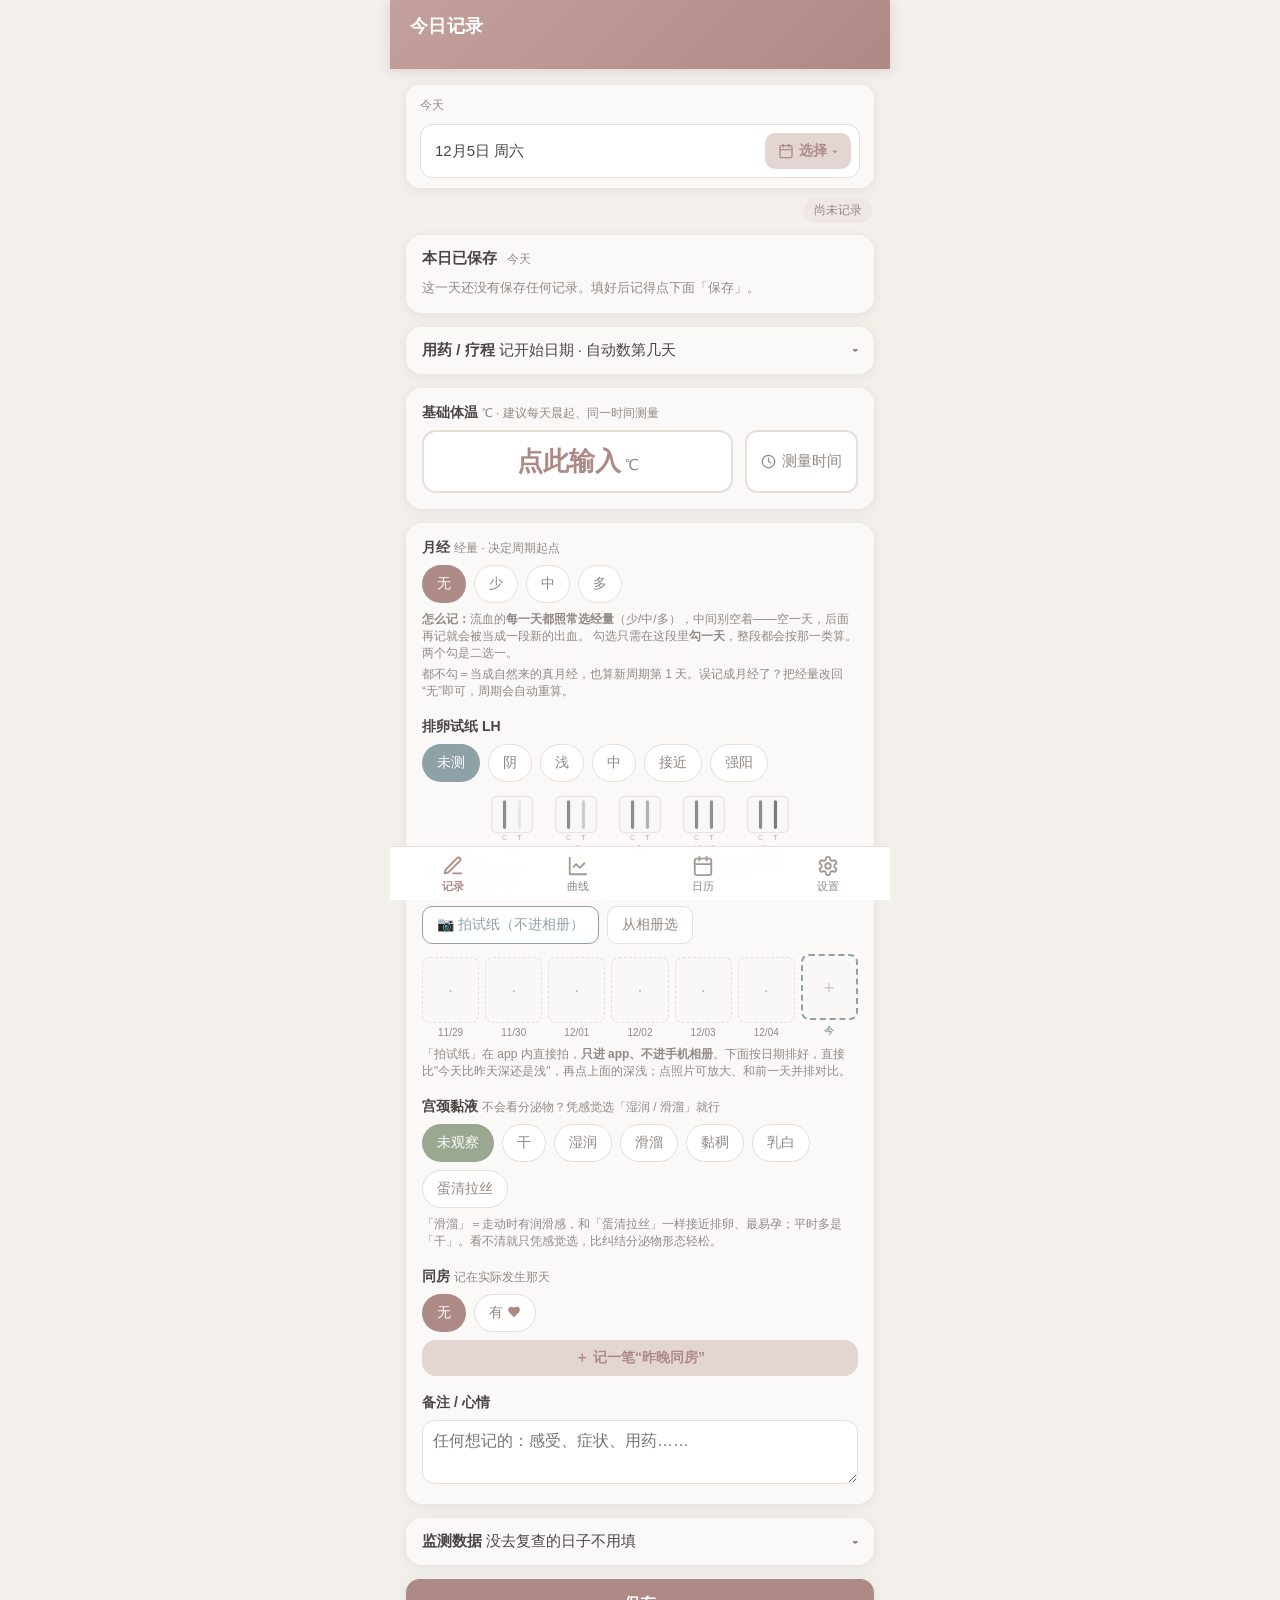
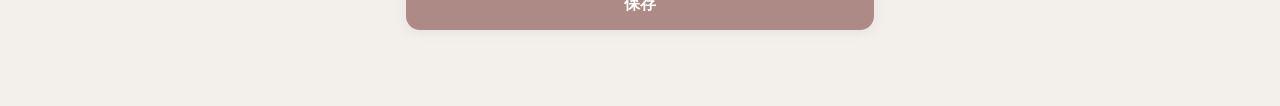
<file: index.html>
<!DOCTYPE html>
<html lang="zh-CN">
<head>
  <meta charset="UTF-8" />
  <meta name="viewport" content="width=device-width, initial-scale=1, viewport-fit=cover, maximum-scale=1, user-scalable=no" />
  <meta name="theme-color" content="#e7889b" />
  <meta name="apple-mobile-web-app-capable" content="yes" />
  <meta name="apple-mobile-web-app-status-bar-style" content="default" />
  <meta name="apple-mobile-web-app-title" content="体温计" />
  <link rel="apple-touch-icon" href="icons/icon-180.png" />
  <link rel="manifest" href="manifest.json" />
  <title>体温计</title>
  <link rel="stylesheet" href="app.css" />
</head>
<body>
  <header class="app-header">
    <h1 id="view-title">今日记录</h1>
    <div id="header-sub" class="header-sub"></div>
  </header>

  <main id="app" class="app-main"><!-- 各页面渲染到这里 --></main>

  <nav class="tabbar">
    <button class="tab" data-view="record"><span class="tab-ico" data-icon="pencil"></span><span>记录</span></button>
    <button class="tab" data-view="chart"><span class="tab-ico" data-icon="chart"></span><span>曲线</span></button>
    <button class="tab" data-view="calendar"><span class="tab-ico" data-icon="calendar"></span><span>日历</span></button>
    <button class="tab" data-view="settings"><span class="tab-ico" data-icon="settings"></span><span>设置</span></button>
  </nav>

  <script src="js/store.js"></script>
  <script src="js/cycle.js"></script>
  <script src="js/icons.js"></script>
  <script src="js/chart.js"></script>
  <script src="js/views.js"></script>
  <script src="js/app.js"></script>
</body>
</html>
</file>
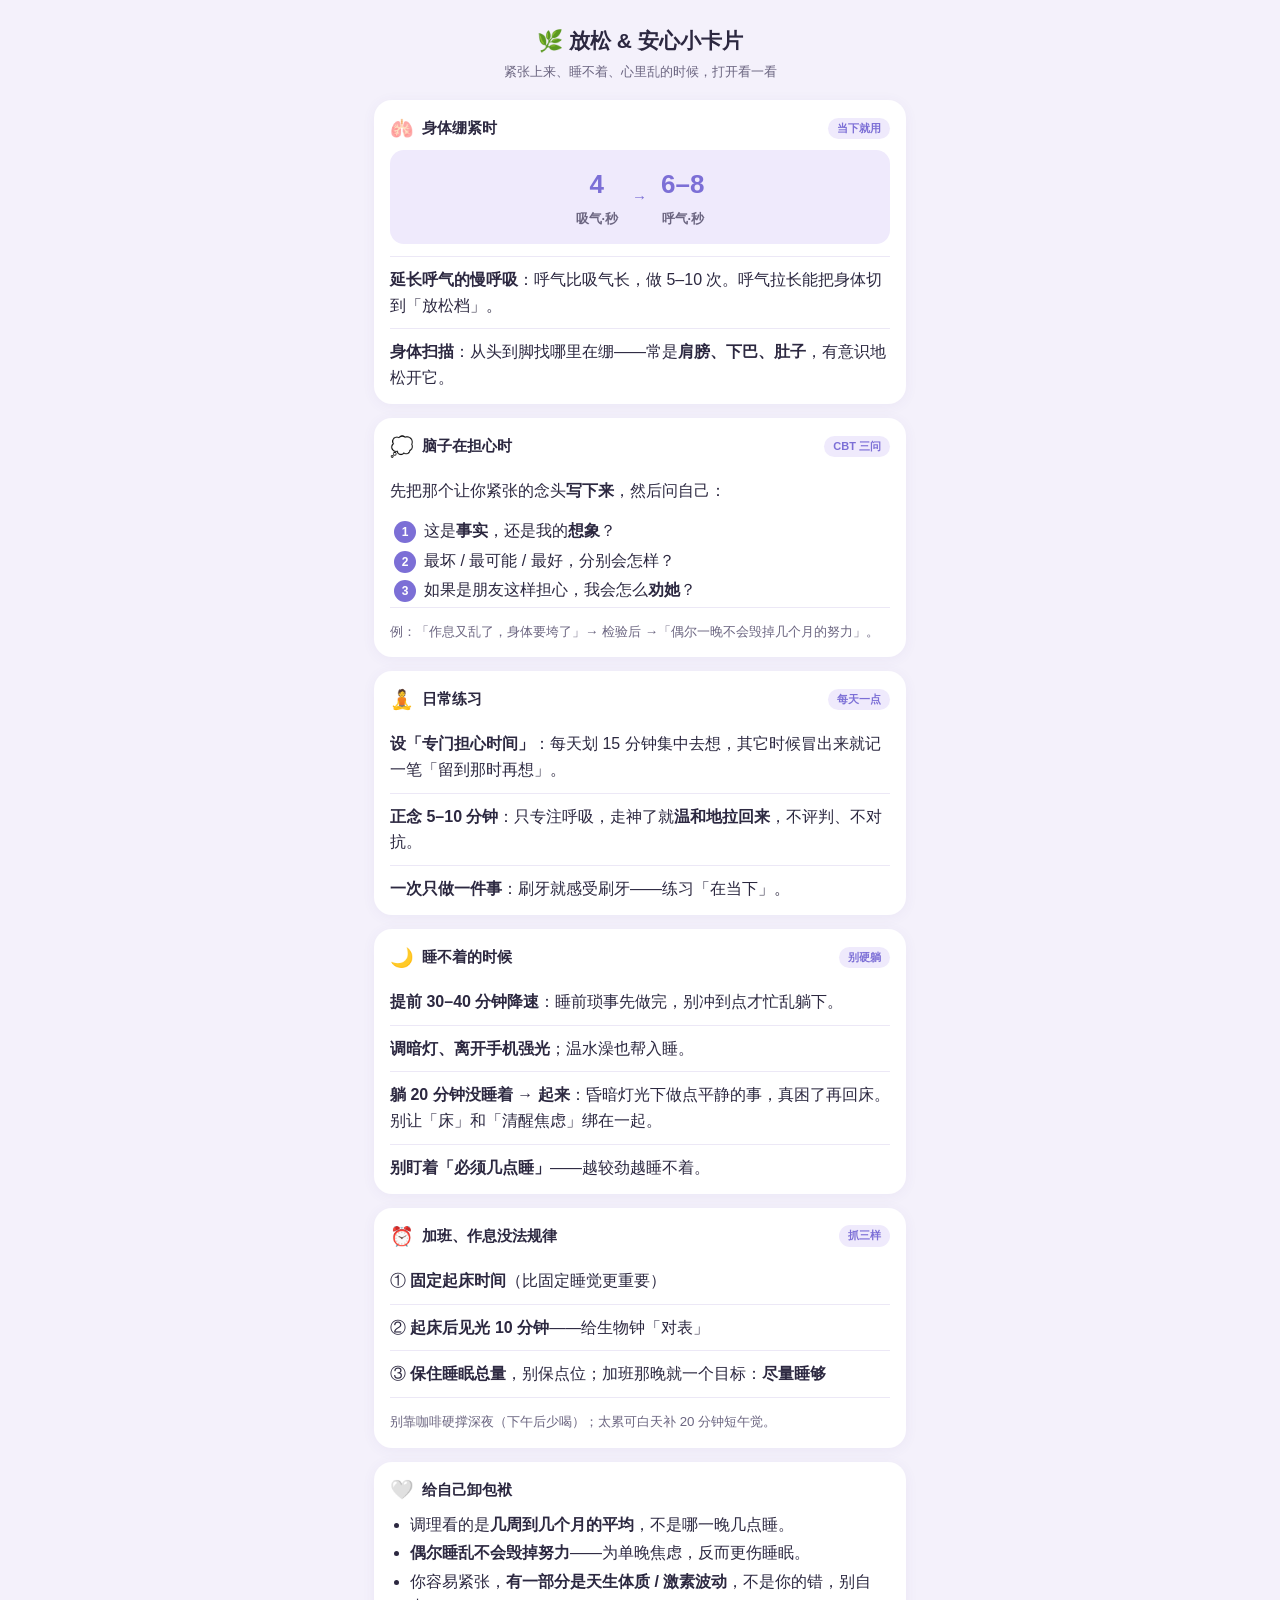
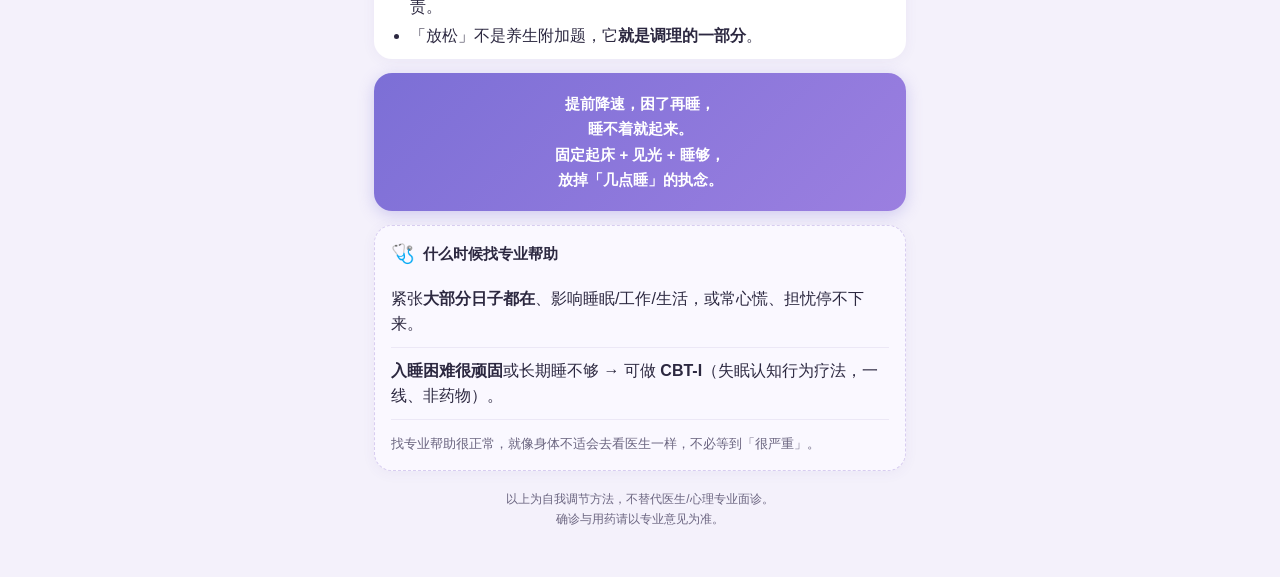
<file: 放松卡片.html>
<!DOCTYPE html>
<html lang="zh-CN">
<head>
<meta charset="UTF-8">
<meta name="viewport" content="width=device-width, initial-scale=1.0">
<meta name="theme-color" content="#7c6fd6">
<title>放松 & 安心小卡片</title>
<style>
  :root{
    --bg:#f4f1fb; --card:#ffffff; --ink:#2c2840; --soft:#6b6580;
    --accent:#7c6fd6; --accent-soft:#efeafc; --line:#ece8f6;
    --warm:#e8917c; --green:#5fb39a;
  }
  *{box-sizing:border-box;-webkit-tap-highlight-color:transparent}
  body{
    margin:0;font-family:-apple-system,BlinkMacSystemFont,"PingFang SC","Microsoft YaHei",sans-serif;
    background:var(--bg);color:var(--ink);line-height:1.6;
    padding:18px 14px 48px;max-width:560px;margin:0 auto;
  }
  header{text-align:center;margin:6px 0 18px}
  header h1{font-size:21px;margin:0 0 4px;font-weight:700}
  header p{margin:0;color:var(--soft);font-size:13px}
  .card{
    background:var(--card);border-radius:18px;padding:16px 16px 4px;
    margin-bottom:14px;box-shadow:0 2px 14px rgba(90,70,160,.06);
  }
  .card>h2{
    font-size:15px;margin:0 0 10px;display:flex;align-items:center;gap:8px;font-weight:700;
  }
  .emoji{font-size:19px;line-height:1}
  .tag{font-size:11px;color:var(--accent);background:var(--accent-soft);
    padding:2px 9px;border-radius:20px;margin-left:auto;font-weight:600;white-space:nowrap}
  .step{padding:10px 0;border-top:1px solid var(--line)}
  .step:first-of-type{border-top:none}
  .step b{font-weight:700}
  .big{
    display:flex;align-items:center;justify-content:center;gap:14px;
    background:var(--accent-soft);border-radius:14px;padding:14px;margin:6px 0 12px;
    font-weight:700;font-size:15px;text-align:center;flex-wrap:wrap
  }
  .big .num{font-size:26px;color:var(--accent)}
  .arrow{color:var(--accent);font-weight:700}
  .q{margin:4px 0;padding-left:4px}
  .q .n{display:inline-block;width:22px;height:22px;line-height:22px;text-align:center;
    background:var(--accent);color:#fff;border-radius:50%;font-size:12px;font-weight:700;margin-right:8px}
  small{color:var(--soft)}
  .mantra{
    background:linear-gradient(135deg,#7c6fd6,#9b7fe0);color:#fff;text-align:center;
    border-radius:18px;padding:18px 16px;font-size:15px;font-weight:600;line-height:1.7;
    box-shadow:0 4px 16px rgba(124,111,214,.3)
  }
  .help{border:1.5px dashed #d8cdf0;background:#faf8ff}
  .foot{text-align:center;color:var(--soft);font-size:12px;margin-top:18px;line-height:1.7}
  ul{margin:6px 0;padding-left:20px}
  li{margin:3px 0}
</style>
</head>
<body>

<header>
  <h1>🌿 放松 &amp; 安心小卡片</h1>
  <p>紧张上来、睡不着、心里乱的时候，打开看一看</p>
</header>

<!-- 1 身体放松 -->
<div class="card">
  <h2><span class="emoji">🫁</span>身体绷紧时<span class="tag">当下就用</span></h2>
  <div class="big">
    <span><span class="num">4</span><br><small>吸气·秒</small></span>
    <span class="arrow">→</span>
    <span><span class="num">6–8</span><br><small>呼气·秒</small></span>
  </div>
  <div class="step"><b>延长呼气的慢呼吸</b>：呼气比吸气长，做 5–10 次。呼气拉长能把身体切到「放松档」。</div>
  <div class="step"><b>身体扫描</b>：从头到脚找哪里在绷——常是<b>肩膀、下巴、肚子</b>，有意识地松开它。</div>
</div>

<!-- 2 CBT 想法三问 -->
<div class="card">
  <h2><span class="emoji">💭</span>脑子在担心时<span class="tag">CBT 三问</span></h2>
  <div class="step">先把那个让你紧张的念头<b>写下来</b>，然后问自己：</div>
  <div class="q"><span class="n">1</span>这是<b>事实</b>，还是我的<b>想象</b>？</div>
  <div class="q"><span class="n">2</span>最坏 / 最可能 / 最好，分别会怎样？</div>
  <div class="q"><span class="n">3</span>如果是朋友这样担心，我会怎么<b>劝她</b>？</div>
  <div class="step"><small>例：「作息又乱了，身体要垮了」→ 检验后 →「偶尔一晚不会毁掉几个月的努力」。</small></div>
</div>

<!-- 3 担心时间 + 正念 -->
<div class="card">
  <h2><span class="emoji">🧘</span>日常练习<span class="tag">每天一点</span></h2>
  <div class="step"><b>设「专门担心时间」</b>：每天划 15 分钟集中去想，其它时候冒出来就记一笔「留到那时再想」。</div>
  <div class="step"><b>正念 5–10 分钟</b>：只专注呼吸，走神了就<b>温和地拉回来</b>，不评判、不对抗。</div>
  <div class="step"><b>一次只做一件事</b>：刷牙就感受刷牙——练习「在当下」。</div>
</div>

<!-- 4 睡不着 -->
<div class="card">
  <h2><span class="emoji">🌙</span>睡不着的时候<span class="tag">别硬躺</span></h2>
  <div class="step"><b>提前 30–40 分钟降速</b>：睡前琐事先做完，别冲到点才忙乱躺下。</div>
  <div class="step"><b>调暗灯、离开手机强光</b>；温水澡也帮入睡。</div>
  <div class="step"><b>躺 20 分钟没睡着 → 起来</b>：昏暗灯光下做点平静的事，真困了再回床。别让「床」和「清醒焦虑」绑在一起。</div>
  <div class="step"><b>别盯着「必须几点睡」</b>——越较劲越睡不着。</div>
</div>

<!-- 5 作息乱/加班 -->
<div class="card">
  <h2><span class="emoji">⏰</span>加班、作息没法规律<span class="tag">抓三样</span></h2>
  <div class="step">① <b>固定起床时间</b>（比固定睡觉更重要）</div>
  <div class="step">② <b>起床后见光 10 分钟</b>——给生物钟「对表」</div>
  <div class="step">③ <b>保住睡眠总量</b>，别保点位；加班那晚就一个目标：<b>尽量睡够</b></div>
  <div class="step"><small>别靠咖啡硬撑深夜（下午后少喝）；太累可白天补 20 分钟短午觉。</small></div>
</div>

<!-- 6 心态 -->
<div class="card">
  <h2><span class="emoji">🤍</span>给自己卸包袱</h2>
  <ul>
    <li>调理看的是<b>几周到几个月的平均</b>，不是哪一晚几点睡。</li>
    <li><b>偶尔睡乱不会毁掉努力</b>——为单晚焦虑，反而更伤睡眠。</li>
    <li>你容易紧张，<b>有一部分是天生体质 / 激素波动</b>，不是你的错，别自责。</li>
    <li>「放松」不是养生附加题，它<b>就是调理的一部分</b>。</li>
  </ul>
</div>

<!-- mantra -->
<div class="mantra">
  提前降速，困了再睡，<br>睡不着就起来。<br>
  固定起床 + 见光 + 睡够，<br>放掉「几点睡」的执念。
</div>

<!-- help -->
<div class="card help" style="margin-top:14px">
  <h2><span class="emoji">🩺</span>什么时候找专业帮助</h2>
  <div class="step">紧张<b>大部分日子都在</b>、影响睡眠/工作/生活，或常心慌、担忧停不下来。</div>
  <div class="step"><b>入睡困难很顽固</b>或长期睡不够 → 可做 <b>CBT-I</b>（失眠认知行为疗法，一线、非药物）。</div>
  <div class="step"><small>找专业帮助很正常，就像身体不适会去看医生一样，不必等到「很严重」。</small></div>
</div>

<div class="foot">
  以上为自我调节方法，不替代医生/心理专业面诊。<br>
  确诊与用药请以专业意见为准。
</div>

</body>
</html>
</file>
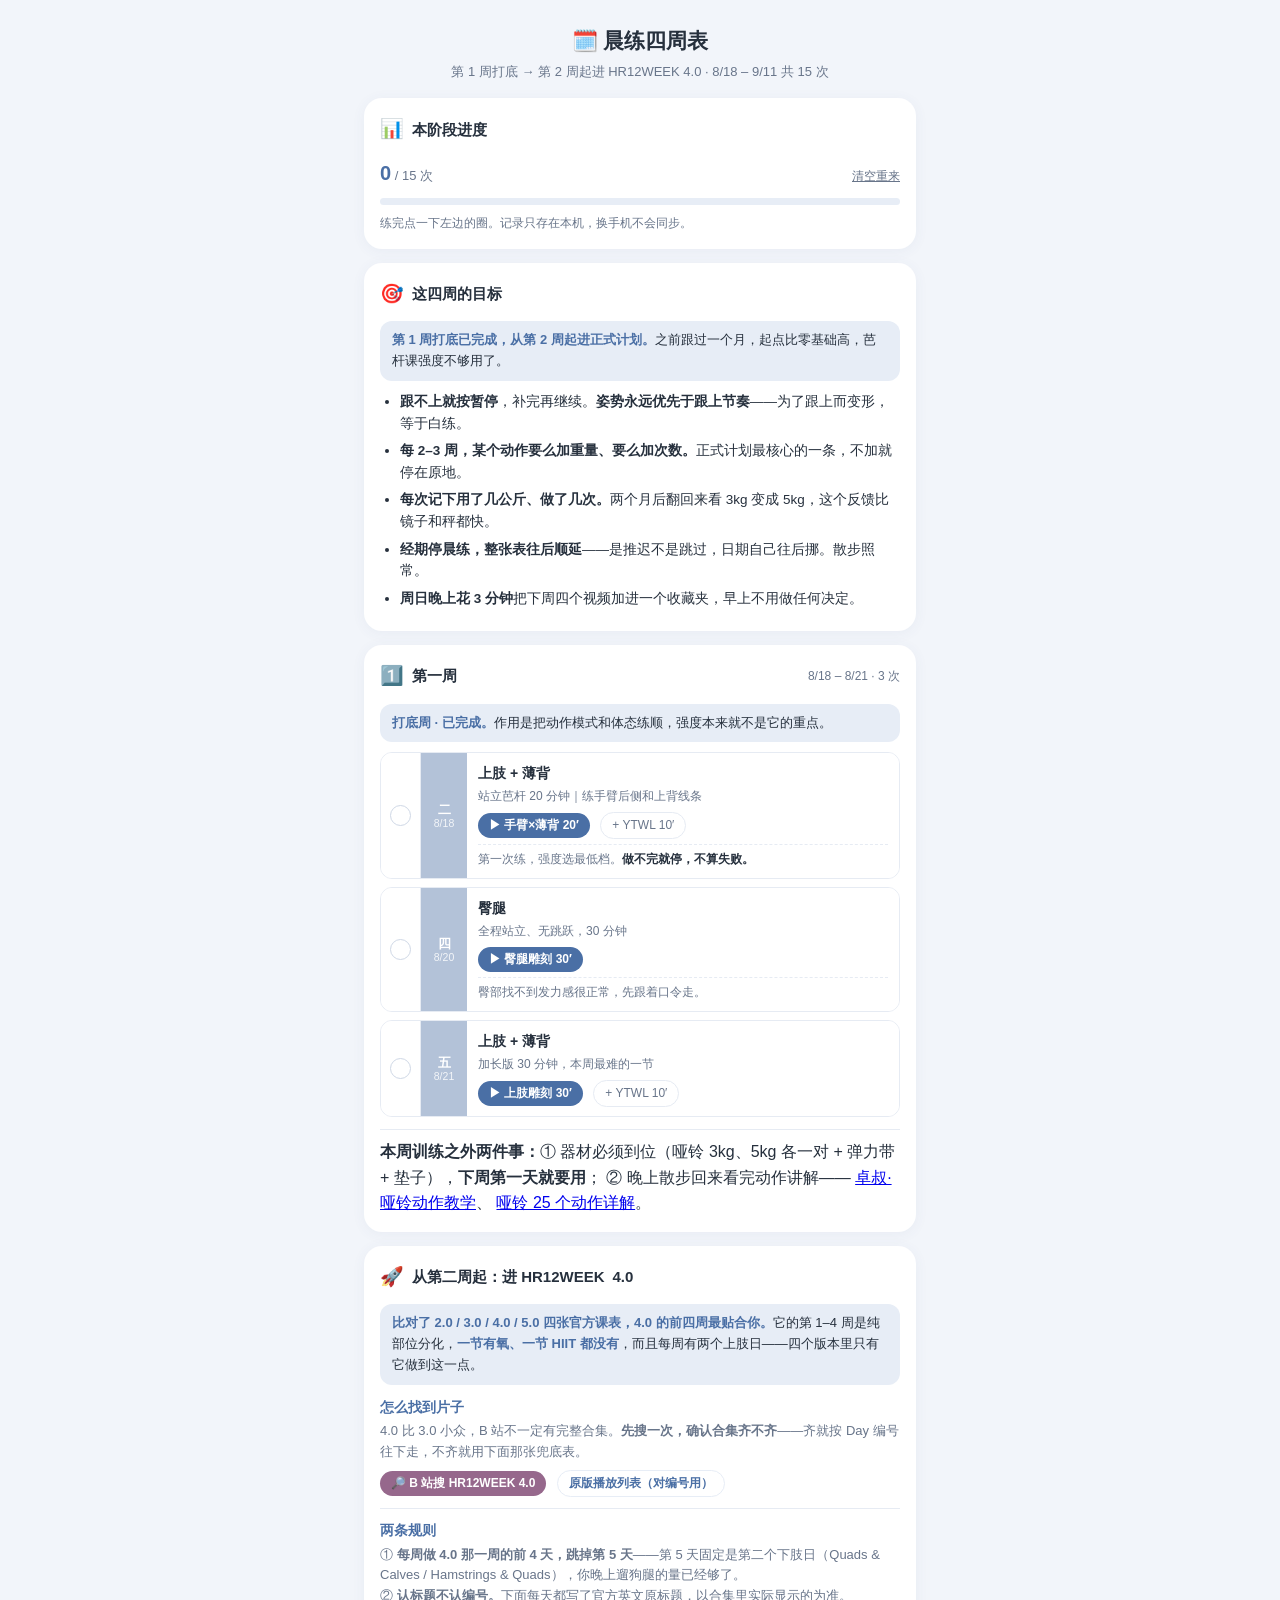
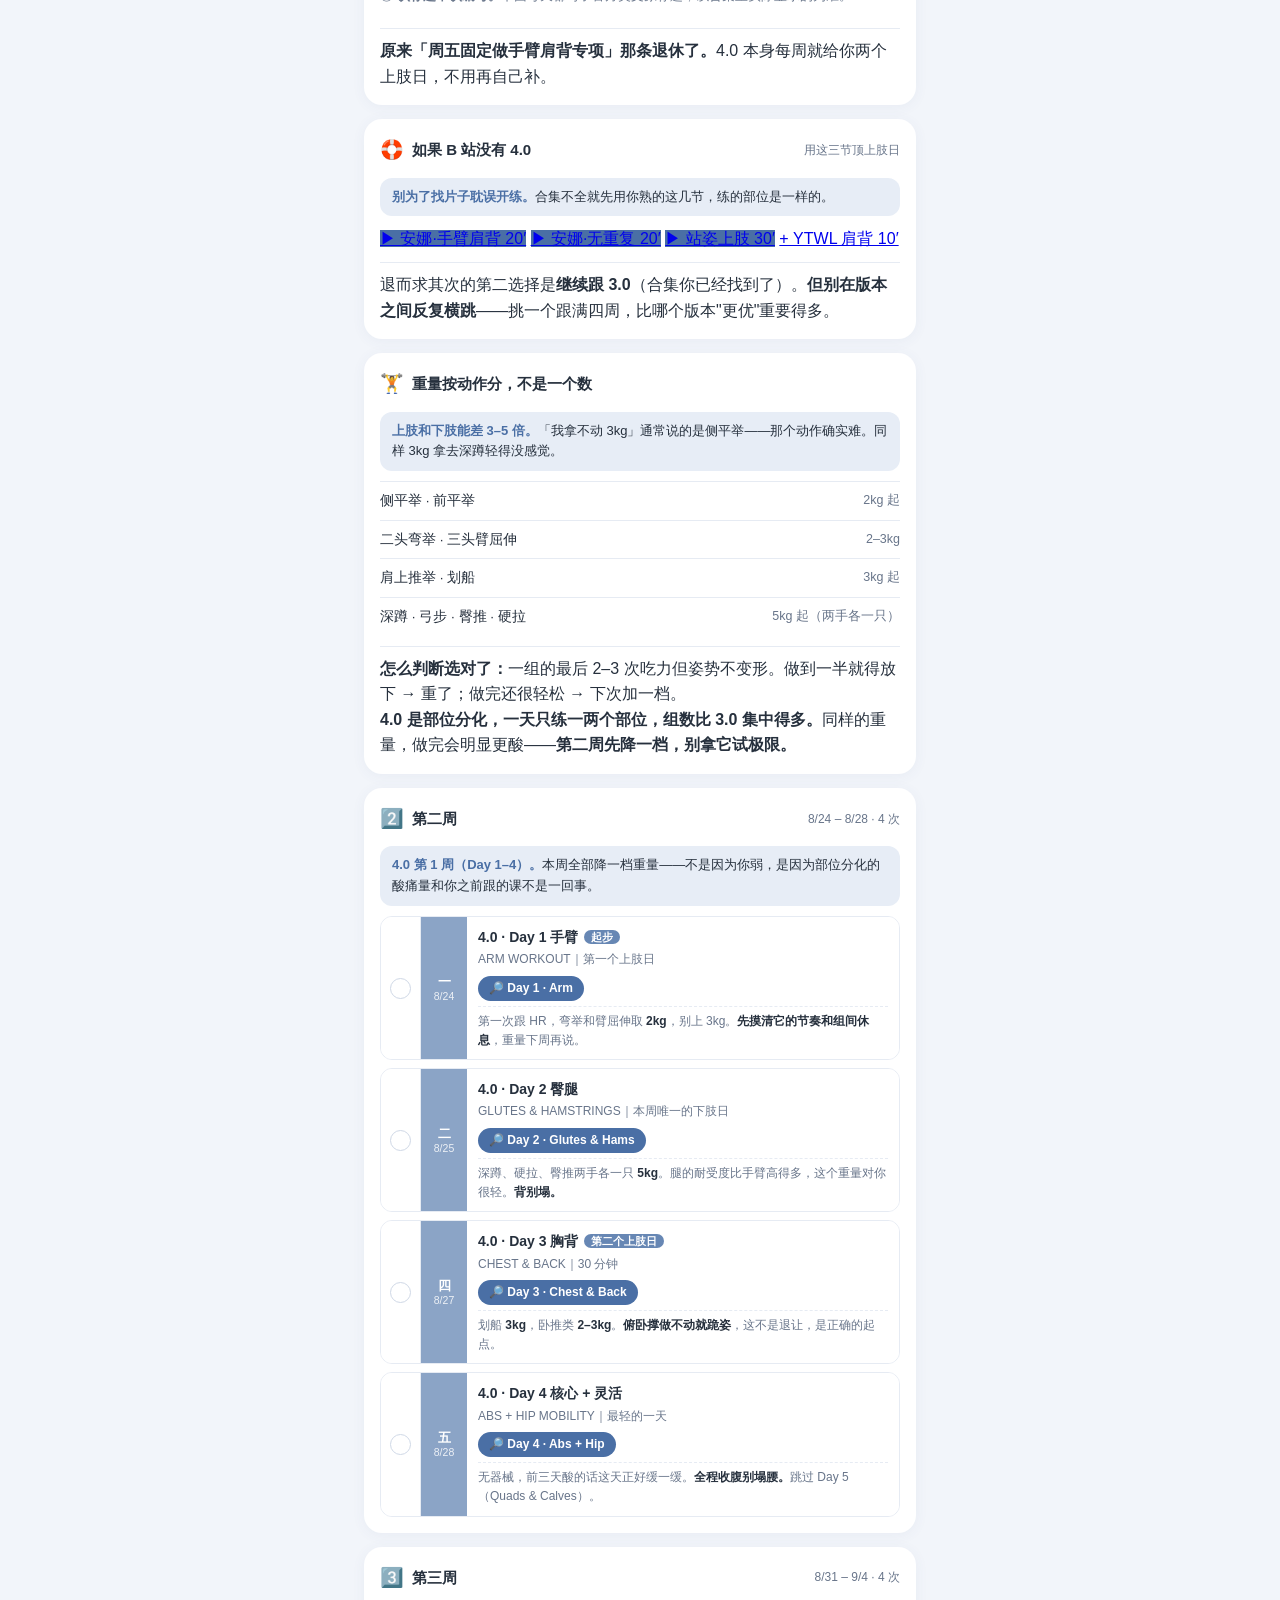
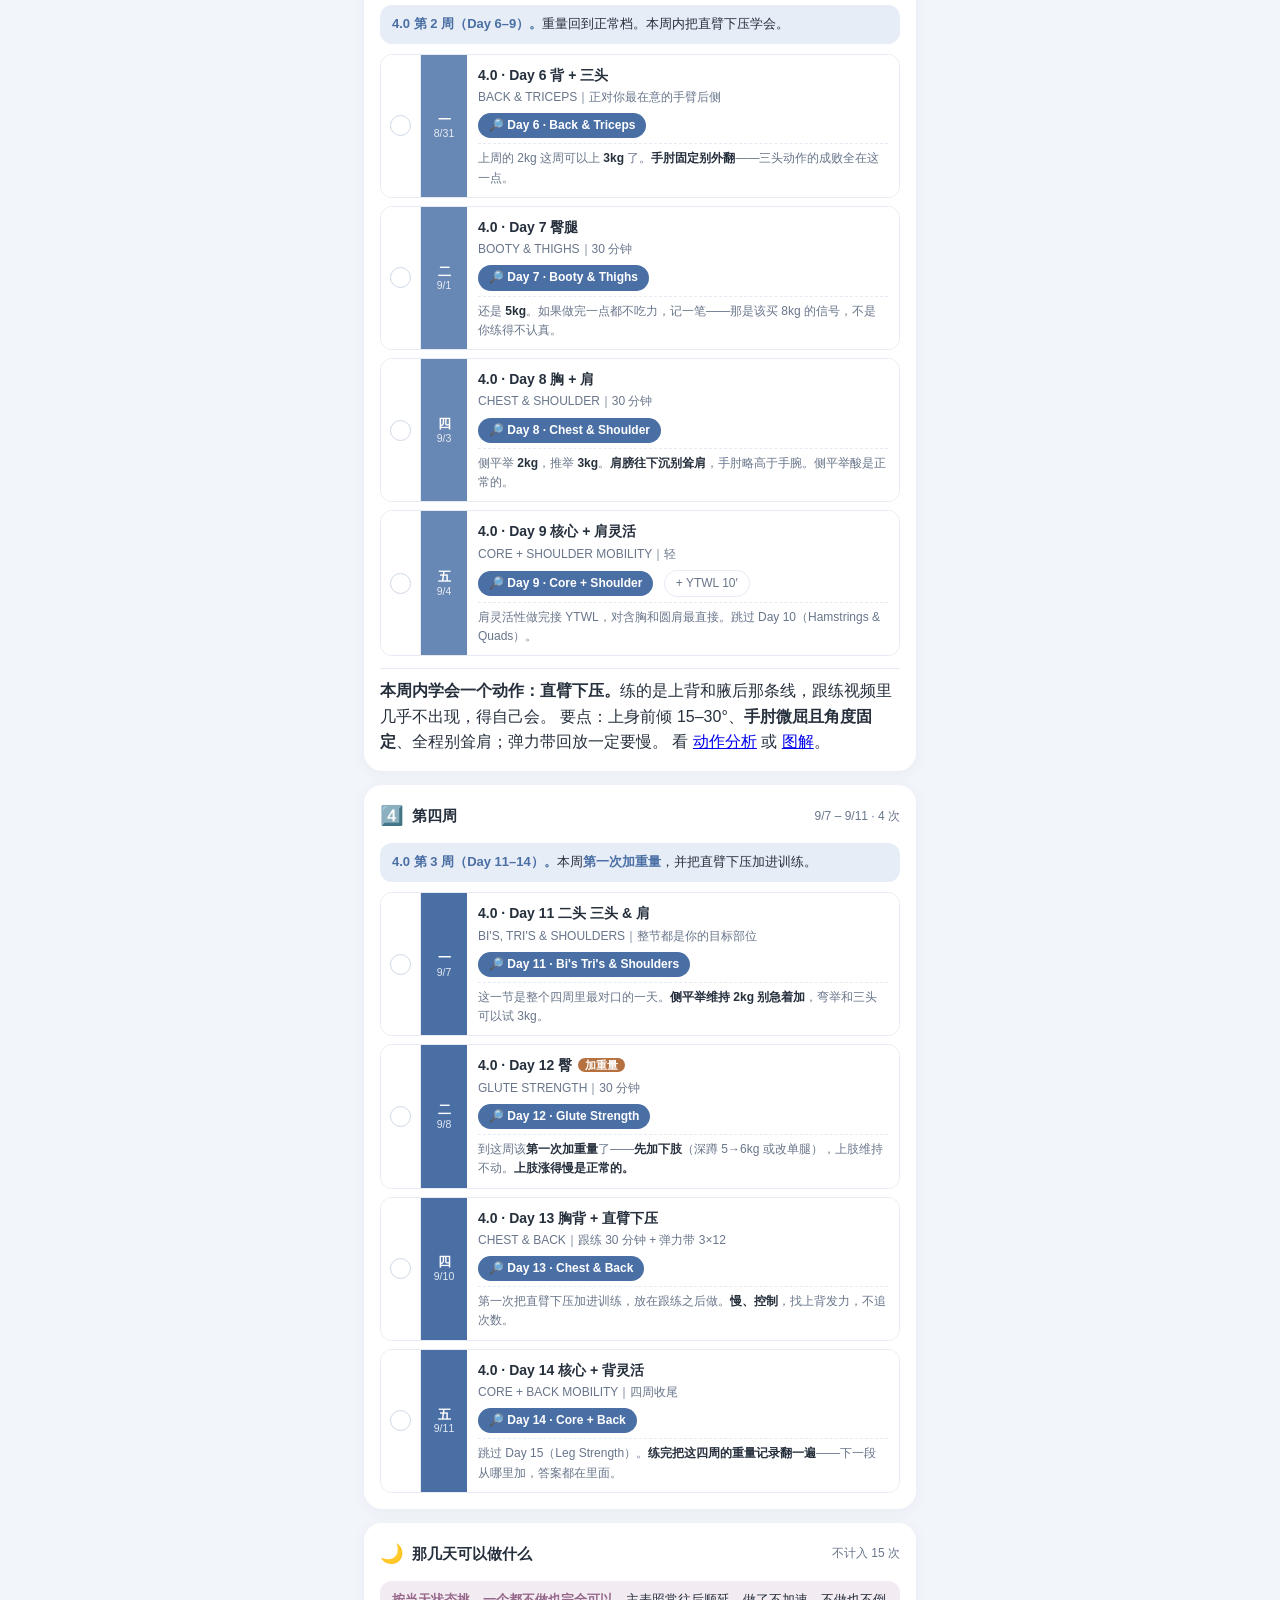
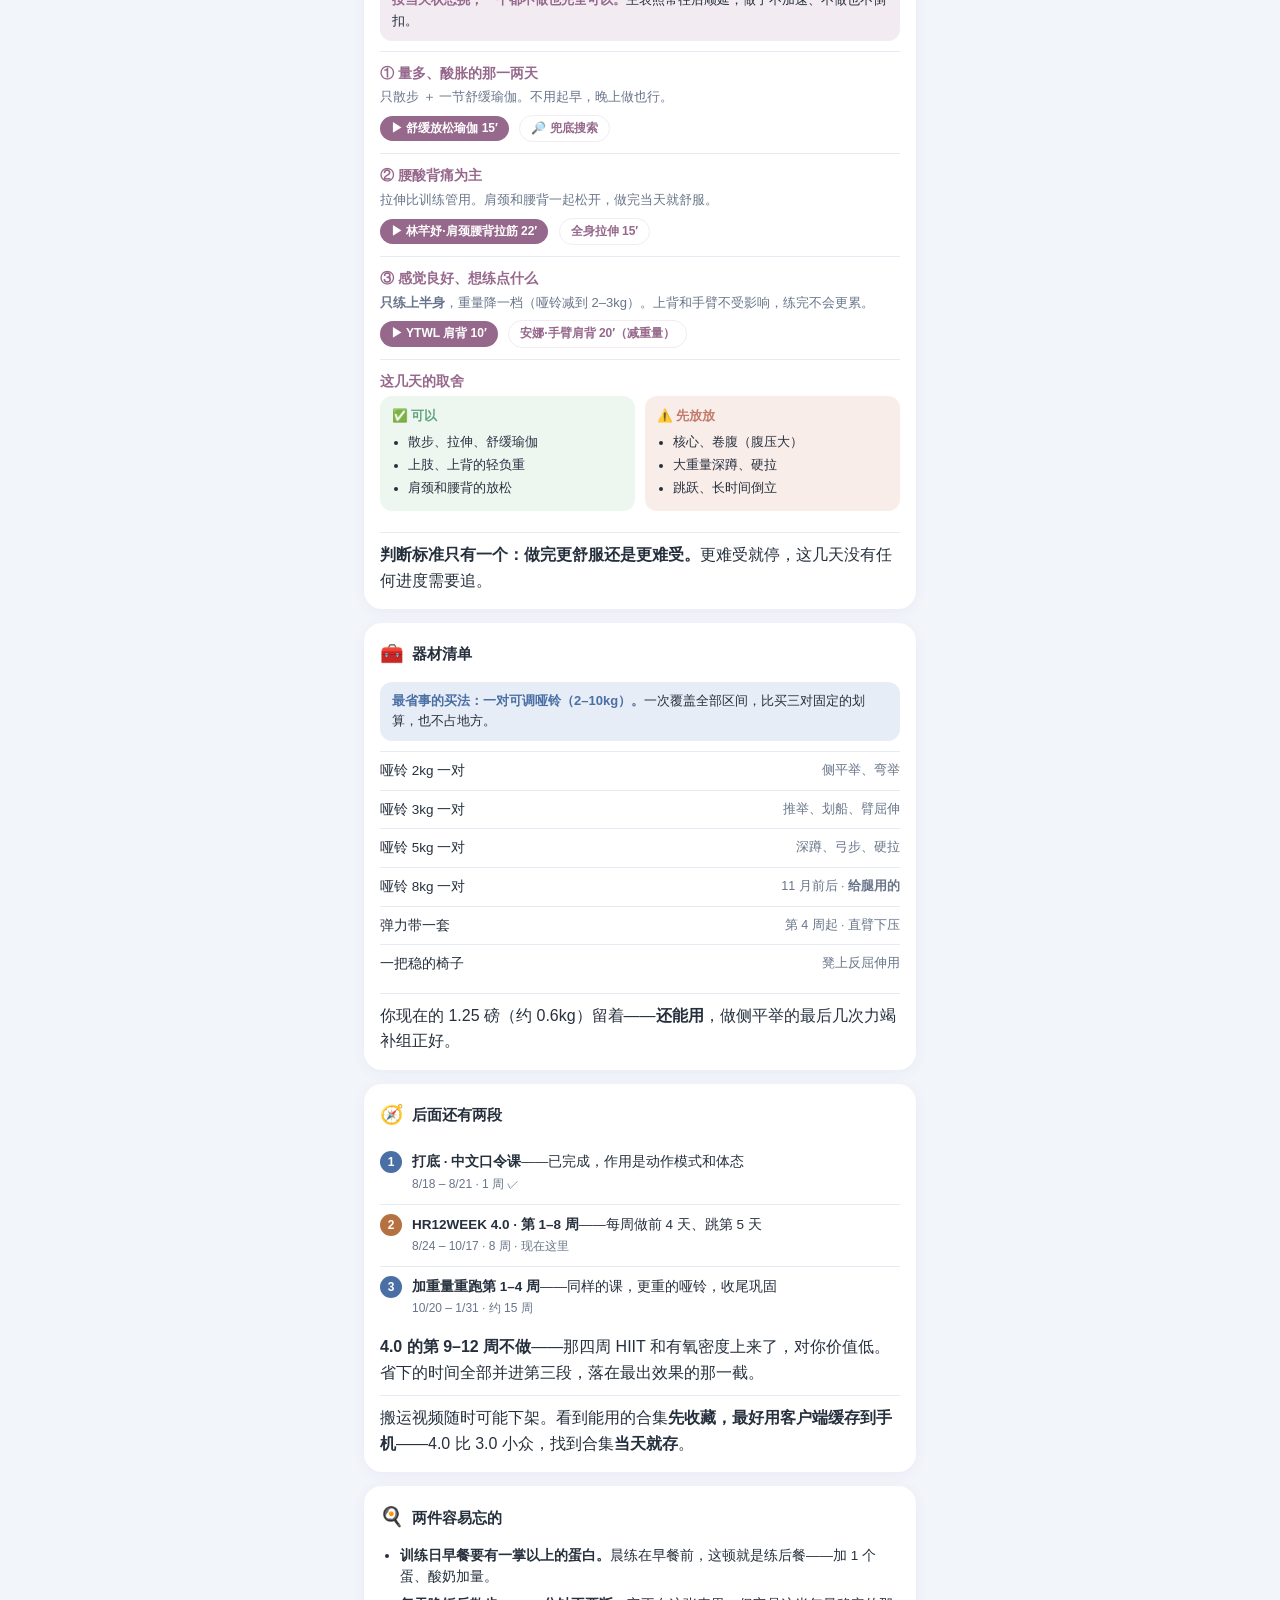
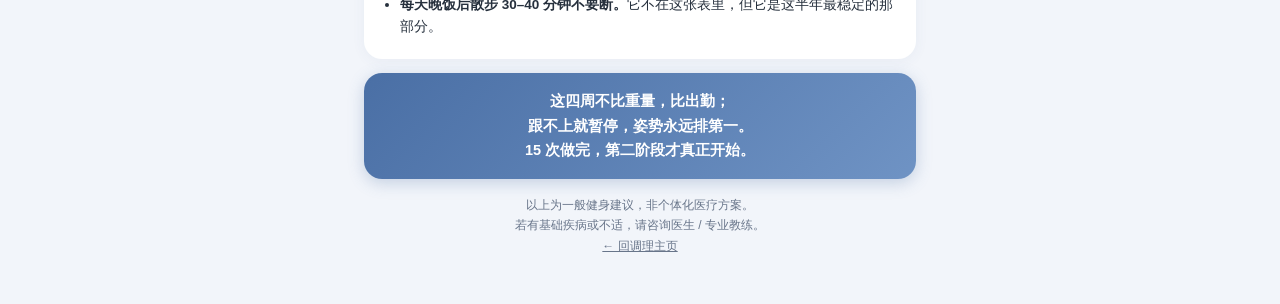
<file: 晨练四周表.html>
<!DOCTYPE html>
<html lang="zh-CN">
<head>
<meta charset="UTF-8">
<meta name="viewport" content="width=device-width, initial-scale=1.0">
<meta name="theme-color" content="#4a6fa5">
<meta name="apple-mobile-web-app-capable" content="yes">
<meta name="apple-mobile-web-app-title" content="晨练四周表">
<title>晨练四周表</title>
<style>
  :root{
    --bg:#f2f5fa; --card:#fff; --ink:#26303d; --soft:#68758a;
    --accent:#4a6fa5; --accent-soft:#e7edf6; --line:#e6ebf3;
    --w1:#b3c2d8; --w2:#8ba4c6; --w3:#6787b4; --w4:#4a6fa5;
    --spec:#b5713f; --spec-soft:#f7ece1;
    --done:#5fa38a;
    --moon:#96688c; --moon-soft:#f3ebf2;
  }
  *{box-sizing:border-box;-webkit-tap-highlight-color:transparent}
  body{margin:0;font-family:-apple-system,BlinkMacSystemFont,"PingFang SC","Microsoft YaHei",sans-serif;
    background:var(--bg);color:var(--ink);line-height:1.6;padding:18px 14px 48px;max-width:580px;margin:0 auto}
  header{text-align:center;margin:6px 0 16px}
  header h1{font-size:21px;margin:0 0 4px;font-weight:700}
  header p{margin:0;color:var(--soft);font-size:13px}
  .card{background:var(--card);border-radius:18px;padding:16px;margin-bottom:14px;box-shadow:0 2px 14px rgba(60,90,140,.06)}
  .card>h2{font-size:15px;margin:0 0 12px;display:flex;align-items:center;gap:8px;font-weight:700}
  .card>h2 small{margin-left:auto;font-weight:400;color:var(--soft);font-size:12px}
  .emoji{font-size:19px}

  /* 进度 */
  .prog-top{display:flex;justify-content:space-between;align-items:baseline;margin-bottom:9px}
  .prog-n{font-size:13px;color:var(--soft)}
  .prog-n b{font-size:20px;color:var(--accent);font-weight:700}
  .bar{height:7px;background:var(--accent-soft);border-radius:20px;overflow:hidden}
  .bar i{display:block;height:100%;width:0;background:var(--accent);border-radius:20px;transition:width .3s}
  .prog-tip{font-size:12px;color:var(--soft);margin-top:9px}
  .reset{background:none;border:none;color:var(--soft);font-size:12px;text-decoration:underline;padding:0;cursor:pointer;font-family:inherit}

  /* 天 */
  .week{display:flex;flex-direction:column;gap:8px}
  .day{display:flex;align-items:stretch;border-radius:12px;overflow:hidden;border:1px solid var(--line);transition:opacity .2s}
  .day .d-name{flex-shrink:0;width:46px;display:flex;flex-direction:column;align-items:center;justify-content:center;
    color:#fff;line-height:1.2;padding:6px 0}
  .day .d-name .dn{font-weight:700;font-size:13px}
  .day .d-name .dd{font-size:10.5px;opacity:.85}
  .day .d-body{flex:1;padding:9px 11px;background:#fff;min-width:0}
  .day .d-type{font-weight:700;font-size:14px}
  .day .d-detail{font-size:12px;color:var(--soft);margin-top:2px}
  .day .d-note{font-size:12px;margin-top:5px;padding-top:5px;border-top:1px dashed var(--line);color:var(--soft)}
  .day .d-note b{color:var(--ink)}
  .day .vid{display:inline-block;margin-top:6px;margin-right:6px;font-size:12px;color:#fff;font-weight:600;
    text-decoration:none;background:var(--accent);padding:3px 11px;border-radius:20px}
  .day .vid.alt{background:#fff;color:var(--accent);border:1.5px solid var(--accent-soft)}
  .day .vid.sub{background:#fff;color:var(--soft);border:1.5px solid var(--line);font-weight:500}
  .w1 .d-name{background:var(--w1)} .w2 .d-name{background:var(--w2)}
  .w3 .d-name{background:var(--w3)} .w4 .d-name{background:var(--w4)}
  .tag{font-size:11px;color:#fff;padding:1px 7px;border-radius:20px;margin-left:6px;vertical-align:1px;background:var(--spec)}
  .tag.new{background:var(--w3)}

  /* 打卡 */
  .chk{flex-shrink:0;width:40px;display:flex;align-items:center;justify-content:center;background:#fff;
    border-right:1px solid var(--line);cursor:pointer}
  .chk .box{width:21px;height:21px;border:1.5px solid #cfd8e6;border-radius:50%;
    display:flex;align-items:center;justify-content:center;color:#fff;font-size:12px;font-weight:700;transition:.15s}
  .day.done .chk .box{background:var(--done);border-color:var(--done)}
  .day.done{opacity:.55}
  .day.done .d-type{text-decoration:line-through}

  .focus{background:var(--accent-soft);border-radius:12px;padding:9px 12px;font-size:13px;margin-bottom:10px}
  .focus b{color:var(--accent)}
  .focus.moon{background:var(--moon-soft)} .focus.moon b{color:var(--moon)}

  /* 经期可选 */
  .mday{padding:11px 0;border-top:1px solid var(--line)}
  .mday:first-of-type{border-top:none;padding-top:2px}
  .mday .t{font-weight:700;font-size:13.5px;color:var(--moon)}
  .mday .c{font-size:13px;margin-top:3px;color:var(--soft)}
  .mday .vid{display:inline-block;margin-top:7px;margin-right:6px;font-size:12px;color:#fff;font-weight:600;
    text-decoration:none;background:var(--moon);padding:3px 11px;border-radius:20px}
  .mday .vid.alt{background:#fff;color:var(--moon);border:1.5px solid var(--moon-soft)}
  .yn{display:flex;gap:10px;margin-top:4px}
  .yn .col{flex:1;border-radius:12px;padding:10px 12px}
  .yn .col.y{background:#eef6f0} .yn .col.n{background:#f9edea}
  .yn .col h3{margin:0 0 6px;font-size:12.5px;font-weight:700}
  .yn .col.y h3{color:#5fa37e} .yn .col.n h3{color:#c17a6a}
  .yn .col ul{margin:0;padding-left:16px} .yn .col li{font-size:12.5px;margin:3px 0}

  ul.tips{margin:4px 0;padding-left:20px}
  ul.tips li{margin:6px 0;font-size:13.5px}
  .kit{display:flex;justify-content:space-between;font-size:13.5px;padding:8px 0;border-top:1px solid var(--line)}
  .kit:first-of-type{border-top:none}
  .kit span:last-child{color:var(--soft);font-size:12.5px;flex-shrink:0;padding-left:10px}
  .leg{display:flex;gap:10px;padding:9px 0;border-top:1px solid var(--line);font-size:13.5px}
  .leg:first-of-type{border-top:none}
  .leg .n{flex-shrink:0;width:22px;height:22px;line-height:22px;text-align:center;background:var(--accent);
    color:#fff;border-radius:50%;font-size:12px;font-weight:700}
  .leg.now .n{background:var(--spec)}
  .leg b{font-weight:700}
  .leg .when{color:var(--soft);font-size:12px}
  .mantra{background:linear-gradient(135deg,#4a6fa5,#6f93c4);color:#fff;text-align:center;border-radius:18px;
    padding:16px;font-size:14.5px;font-weight:600;line-height:1.7;box-shadow:0 4px 16px rgba(74,111,165,.28)}
  .foot{text-align:center;color:var(--soft);font-size:12px;margin-top:16px;line-height:1.7}
  .foot a{color:var(--soft)}
  small{color:var(--soft)}
</style>
</head>
<body>

<header>
  <h1>🗓️ 晨练四周表</h1>
  <p>第 1 周打底 → 第 2 周起进 HR12WEEK 4.0 · 8/18 – 9/11 共 15 次</p>
</header>

<!-- 进度 -->
<div class="card">
  <h2><span class="emoji">📊</span>本阶段进度</h2>
  <div class="prog-top">
    <div class="prog-n"><b id="doneN">0</b> / 15 次</div>
    <button class="reset" id="reset">清空重来</button>
  </div>
  <div class="bar"><i id="fill"></i></div>
  <div class="prog-tip">练完点一下左边的圈。记录只存在本机，换手机不会同步。</div>
</div>

<!-- 这四周在干什么 -->
<div class="card">
  <h2><span class="emoji">🎯</span>这四周的目标</h2>
  <div class="focus"><b>第 1 周打底已完成，从第 2 周起进正式计划。</b>之前跟过一个月，起点比零基础高，芭杆课强度不够用了。</div>
  <ul class="tips">
    <li><b>跟不上就按暂停</b>，补完再继续。<b>姿势永远优先于跟上节奏</b>——为了跟上而变形，等于白练。</li>
    <li><b>每 2–3 周，某个动作要么加重量、要么加次数。</b>正式计划最核心的一条，不加就停在原地。</li>
    <li><b>每次记下用了几公斤、做了几次。</b>两个月后翻回来看 3kg 变成 5kg，这个反馈比镜子和秤都快。</li>
    <li><b>经期停晨练，整张表往后顺延</b>——是推迟不是跳过，日期自己往后挪。散步照常。</li>
    <li><b>周日晚上花 3 分钟</b>把下周四个视频加进一个收藏夹，早上不用做任何决定。</li>
  </ul>
</div>

<!-- 第一周 -->
<div class="card">
  <h2><span class="emoji">1️⃣</span>第一周 <small>8/18 – 8/21 · 3 次</small></h2>
  <div class="focus"><b>打底周 · 已完成。</b>作用是把动作模式和体态练顺，强度本来就不是它的重点。</div>
  <div class="week">

    <div class="day w1" data-id="d1">
      <div class="chk"><div class="box">✓</div></div>
      <div class="d-name"><span class="dn">二</span><span class="dd">8/18</span></div>
      <div class="d-body">
        <div class="d-type">上肢 + 薄背</div>
        <div class="d-detail">站立芭杆 20 分钟｜练手臂后侧和上背线条</div>
        <a class="vid" href="https://www.bilibili.com/video/BV11Autz4EoV/" target="_blank" rel="noopener">▶ 手臂×薄背 20′</a>
        <a class="vid sub" href="https://www.bilibili.com/video/BV1qm421779Y/" target="_blank" rel="noopener">+ YTWL 10′</a>
        <div class="d-note">第一次练，强度选最低档。<b>做不完就停，不算失败。</b></div>
      </div>
    </div>

    <div class="day w1" data-id="d2">
      <div class="chk"><div class="box">✓</div></div>
      <div class="d-name"><span class="dn">四</span><span class="dd">8/20</span></div>
      <div class="d-body">
        <div class="d-type">臀腿</div>
        <div class="d-detail">全程站立、无跳跃，30 分钟</div>
        <a class="vid" href="https://www.bilibili.com/video/BV1FczFBcEBQ/" target="_blank" rel="noopener">▶ 臀腿雕刻 30′</a>
        <div class="d-note">臀部找不到发力感很正常，先跟着口令走。</div>
      </div>
    </div>

    <div class="day w1" data-id="d3">
      <div class="chk"><div class="box">✓</div></div>
      <div class="d-name"><span class="dn">五</span><span class="dd">8/21</span></div>
      <div class="d-body">
        <div class="d-type">上肢 + 薄背</div>
        <div class="d-detail">加长版 30 分钟，本周最难的一节</div>
        <a class="vid" href="https://www.bilibili.com/video/BV1qQc4zxEsi/" target="_blank" rel="noopener">▶ 上肢雕刻 30′</a>
        <a class="vid sub" href="https://www.bilibili.com/video/BV1qm421779Y/" target="_blank" rel="noopener">+ YTWL 10′</a>
      </div>
    </div>

  </div>
  <div class="d-note" style="margin-top:12px;padding-top:9px;border-top:1px solid var(--line)">
    <b>本周训练之外两件事：</b>① 器材必须到位（哑铃 3kg、5kg 各一对 + 弹力带 + 垫子），<b>下周第一天就要用</b>；
    ② 晚上散步回来看完动作讲解——
    <a href="https://www.bilibili.com/video/BV1FY4y1y7Vh/" target="_blank" rel="noopener">卓叔·哑铃动作教学</a>、
    <a href="https://www.bilibili.com/video/BV127411i78s/" target="_blank" rel="noopener">哑铃 25 个动作详解</a>。
  </div>
</div>

<!-- 进入正式计划 -->
<div class="card">
  <h2><span class="emoji">🚀</span>从第二周起：进 HR12WEEK <b>4.0</b></h2>
  <div class="focus"><b>比对了 2.0 / 3.0 / 4.0 / 5.0 四张官方课表，4.0 的前四周最贴合你。</b>它的第 1–4 周是纯部位分化，<b>一节有氧、一节 HIIT 都没有</b>，而且每周有两个上肢日——四个版本里只有它做到这一点。</div>
  <div class="mday" style="border-top:none;padding-top:2px">
    <div class="t" style="color:var(--accent)">怎么找到片子</div>
    <div class="c">4.0 比 3.0 小众，B 站不一定有完整合集。<b>先搜一次，确认合集齐不齐</b>——齐就按 Day 编号往下走，不齐就用下面那张兜底表。</div>
    <a class="vid" href="https://search.bilibili.com/all?keyword=HR12WEEK%204.0" target="_blank" rel="noopener">🔎 B 站搜 HR12WEEK 4.0</a>
    <a class="vid alt" style="color:var(--accent);border-color:var(--accent-soft)" href="https://www.youtube.com/playlist?list=PL2ov72VWpiOrEsWGIPMAoBVeYz-ahKJCR" target="_blank" rel="noopener">原版播放列表（对编号用）</a>
  </div>
  <div class="mday">
    <div class="t" style="color:var(--accent)">两条规则</div>
    <div class="c">
      ① <b>每周做 4.0 那一周的前 4 天，跳掉第 5 天</b>——第 5 天固定是第二个下肢日（Quads &amp; Calves / Hamstrings &amp; Quads），你晚上遛狗腿的量已经够了。<br>
      ② <b>认标题不认编号。</b>下面每天都写了官方英文原标题，以合集里实际显示的为准。
    </div>
  </div>
  <div class="d-note" style="margin-top:10px;padding-top:9px;border-top:1px solid var(--line)">
    <b>原来「周五固定做手臂肩背专项」那条退休了。</b>4.0 本身每周就给你两个上肢日，不用再自己补。
  </div>
</div>

<!-- 兜底 -->
<div class="card">
  <h2><span class="emoji">🛟</span>如果 B 站没有 4.0 <small>用这三节顶上肢日</small></h2>
  <div class="focus"><b>别为了找片子耽误开练。</b>合集不全就先用你熟的这几节，练的部位是一样的。</div>
  <a class="vid" style="background:var(--accent)" href="https://www.bilibili.com/video/BV11o4y1175h/" target="_blank" rel="noopener">▶ 安娜·手臂肩背 20′</a>
  <a class="vid" style="background:var(--accent)" href="https://www.bilibili.com/video/BV1Lf4y1h7jk/" target="_blank" rel="noopener">▶ 安娜·无重复 20′</a>
  <a class="vid" style="background:var(--accent)" href="https://www.bilibili.com/video/BV18wTMzzE4q/" target="_blank" rel="noopener">▶ 站姿上肢 30′</a>
  <a class="vid sub" href="https://www.bilibili.com/video/BV1qm421779Y/" target="_blank" rel="noopener">+ YTWL 肩背 10′</a>
  <div class="d-note" style="margin-top:10px;padding-top:9px;border-top:1px solid var(--line)">
    退而求其次的第二选择是<b>继续跟 3.0</b>（合集你已经找到了）。<b>但别在版本之间反复横跳</b>——挑一个跟满四周，比哪个版本"更优"重要得多。
  </div>
</div>

<!-- 重量 -->
<div class="card">
  <h2><span class="emoji">🏋️</span>重量按动作分，不是一个数</h2>
  <div class="focus"><b>上肢和下肢能差 3–5 倍。</b>「我拿不动 3kg」通常说的是侧平举——那个动作确实难。同样 3kg 拿去深蹲轻得没感觉。</div>
  <div class="kit"><span>侧平举 · 前平举</span><span>2kg 起</span></div>
  <div class="kit"><span>二头弯举 · 三头臂屈伸</span><span>2–3kg</span></div>
  <div class="kit"><span>肩上推举 · 划船</span><span>3kg 起</span></div>
  <div class="kit"><span>深蹲 · 弓步 · 臀推 · 硬拉</span><span>5kg 起（两手各一只）</span></div>
  <div class="d-note" style="margin-top:10px;padding-top:9px;border-top:1px solid var(--line)">
    <b>怎么判断选对了：</b>一组的最后 2–3 次吃力但姿势不变形。做到一半就得放下 → 重了；做完还很轻松 → 下次加一档。<br>
    <b>4.0 是部位分化，一天只练一两个部位，组数比 3.0 集中得多。</b>同样的重量，做完会明显更酸——<b>第二周先降一档，别拿它试极限。</b>
  </div>
</div>

<!-- 第二周 -->
<div class="card">
  <h2><span class="emoji">2️⃣</span>第二周 <small>8/24 – 8/28 · 4 次</small></h2>
  <div class="focus"><b>4.0 第 1 周（Day 1–4）。</b>本周全部降一档重量——不是因为你弱，是因为部位分化的酸痛量和你之前跟的课不是一回事。</div>
  <div class="week">

    <div class="day w2" data-id="d4">
      <div class="chk"><div class="box">✓</div></div>
      <div class="d-name"><span class="dn">一</span><span class="dd">8/24</span></div>
      <div class="d-body">
        <div class="d-type">4.0 · Day 1 手臂<span class="tag new">起步</span></div>
        <div class="d-detail">ARM WORKOUT｜第一个上肢日</div>
        <a class="vid" href="https://search.bilibili.com/all?keyword=HR12WEEK%204.0%20Arm%20Workout" target="_blank" rel="noopener">🔎 Day 1 · Arm</a>
        <div class="d-note">第一次跟 HR，弯举和臂屈伸取 <b>2kg</b>，别上 3kg。<b>先摸清它的节奏和组间休息</b>，重量下周再说。</div>
      </div>
    </div>

    <div class="day w2" data-id="d5">
      <div class="chk"><div class="box">✓</div></div>
      <div class="d-name"><span class="dn">二</span><span class="dd">8/25</span></div>
      <div class="d-body">
        <div class="d-type">4.0 · Day 2 臀腿</div>
        <div class="d-detail">GLUTES &amp; HAMSTRINGS｜本周唯一的下肢日</div>
        <a class="vid" href="https://search.bilibili.com/all?keyword=HR12WEEK%204.0%20Glutes%20Hamstrings" target="_blank" rel="noopener">🔎 Day 2 · Glutes &amp; Hams</a>
        <div class="d-note">深蹲、硬拉、臀推两手各一只 <b>5kg</b>。腿的耐受度比手臂高得多，这个重量对你很轻。<b>背别塌。</b></div>
      </div>
    </div>

    <div class="day w2" data-id="d6">
      <div class="chk"><div class="box">✓</div></div>
      <div class="d-name"><span class="dn">四</span><span class="dd">8/27</span></div>
      <div class="d-body">
        <div class="d-type">4.0 · Day 3 胸背<span class="tag new">第二个上肢日</span></div>
        <div class="d-detail">CHEST &amp; BACK｜30 分钟</div>
        <a class="vid" href="https://search.bilibili.com/all?keyword=HR12WEEK%204.0%20Chest%20Back" target="_blank" rel="noopener">🔎 Day 3 · Chest &amp; Back</a>
        <div class="d-note">划船 <b>3kg</b>，卧推类 <b>2–3kg</b>。<b>俯卧撑做不动就跪姿</b>，这不是退让，是正确的起点。</div>
      </div>
    </div>

    <div class="day w2" data-id="d7">
      <div class="chk"><div class="box">✓</div></div>
      <div class="d-name"><span class="dn">五</span><span class="dd">8/28</span></div>
      <div class="d-body">
        <div class="d-type">4.0 · Day 4 核心 + 灵活</div>
        <div class="d-detail">ABS + HIP MOBILITY｜最轻的一天</div>
        <a class="vid" href="https://search.bilibili.com/all?keyword=HR12WEEK%204.0%20Abs%20Hip%20Mobility" target="_blank" rel="noopener">🔎 Day 4 · Abs + Hip</a>
        <div class="d-note">无器械，前三天酸的话这天正好缓一缓。<b>全程收腹别塌腰。</b>跳过 Day 5（Quads &amp; Calves）。</div>
      </div>
    </div>

  </div>
</div>

<!-- 第三周 -->
<div class="card">
  <h2><span class="emoji">3️⃣</span>第三周 <small>8/31 – 9/4 · 4 次</small></h2>
  <div class="focus"><b>4.0 第 2 周（Day 6–9）。</b>重量回到正常档。本周内把直臂下压学会。</div>
  <div class="week">

    <div class="day w3" data-id="d8">
      <div class="chk"><div class="box">✓</div></div>
      <div class="d-name"><span class="dn">一</span><span class="dd">8/31</span></div>
      <div class="d-body">
        <div class="d-type">4.0 · Day 6 背 + 三头</div>
        <div class="d-detail">BACK &amp; TRICEPS｜正对你最在意的手臂后侧</div>
        <a class="vid" href="https://search.bilibili.com/all?keyword=HR12WEEK%204.0%20Back%20Triceps" target="_blank" rel="noopener">🔎 Day 6 · Back &amp; Triceps</a>
        <div class="d-note">上周的 2kg 这周可以上 <b>3kg</b> 了。<b>手肘固定别外翻</b>——三头动作的成败全在这一点。</div>
      </div>
    </div>

    <div class="day w3" data-id="d9">
      <div class="chk"><div class="box">✓</div></div>
      <div class="d-name"><span class="dn">二</span><span class="dd">9/1</span></div>
      <div class="d-body">
        <div class="d-type">4.0 · Day 7 臀腿</div>
        <div class="d-detail">BOOTY &amp; THIGHS｜30 分钟</div>
        <a class="vid" href="https://search.bilibili.com/all?keyword=HR12WEEK%204.0%20Booty%20Thighs" target="_blank" rel="noopener">🔎 Day 7 · Booty &amp; Thighs</a>
        <div class="d-note">还是 <b>5kg</b>。如果做完一点都不吃力，记一笔——那是该买 8kg 的信号，不是你练得不认真。</div>
      </div>
    </div>

    <div class="day w3" data-id="d10">
      <div class="chk"><div class="box">✓</div></div>
      <div class="d-name"><span class="dn">四</span><span class="dd">9/3</span></div>
      <div class="d-body">
        <div class="d-type">4.0 · Day 8 胸 + 肩</div>
        <div class="d-detail">CHEST &amp; SHOULDER｜30 分钟</div>
        <a class="vid" href="https://search.bilibili.com/all?keyword=HR12WEEK%204.0%20Chest%20Shoulder" target="_blank" rel="noopener">🔎 Day 8 · Chest &amp; Shoulder</a>
        <div class="d-note">侧平举 <b>2kg</b>，推举 <b>3kg</b>。<b>肩膀往下沉别耸肩</b>，手肘略高于手腕。侧平举酸是正常的。</div>
      </div>
    </div>

    <div class="day w3" data-id="d11">
      <div class="chk"><div class="box">✓</div></div>
      <div class="d-name"><span class="dn">五</span><span class="dd">9/4</span></div>
      <div class="d-body">
        <div class="d-type">4.0 · Day 9 核心 + 肩灵活</div>
        <div class="d-detail">CORE + SHOULDER MOBILITY｜轻</div>
        <a class="vid" href="https://search.bilibili.com/all?keyword=HR12WEEK%204.0%20Core%20Shoulder%20Mobility" target="_blank" rel="noopener">🔎 Day 9 · Core + Shoulder</a>
        <a class="vid sub" href="https://www.bilibili.com/video/BV1qm421779Y/" target="_blank" rel="noopener">+ YTWL 10′</a>
        <div class="d-note">肩灵活性做完接 YTWL，对含胸和圆肩最直接。跳过 Day 10（Hamstrings &amp; Quads）。</div>
      </div>
    </div>

  </div>
  <div class="d-note" style="margin-top:12px;padding-top:9px;border-top:1px solid var(--line)">
    <b>本周内学会一个动作：直臂下压。</b>练的是上背和腋后那条线，跟练视频里几乎不出现，得自己会。
    要点：上身前倾 15–30°、<b>手肘微屈且角度固定</b>、全程别耸肩；弹力带回放一定要慢。
    看 <a href="https://www.bilibili.com/video/BV1A7BzYJETJ/" target="_blank" rel="noopener">动作分析</a> 或
    <a href="https://zhuanlan.zhihu.com/p/77271670" target="_blank" rel="noopener">图解</a>。
  </div>
</div>

<!-- 第四周 -->
<div class="card">
  <h2><span class="emoji">4️⃣</span>第四周 <small>9/7 – 9/11 · 4 次</small></h2>
  <div class="focus"><b>4.0 第 3 周（Day 11–14）。</b>本周<b>第一次加重量</b>，并把直臂下压加进训练。</div>
  <div class="week">

    <div class="day w4" data-id="d12">
      <div class="chk"><div class="box">✓</div></div>
      <div class="d-name"><span class="dn">一</span><span class="dd">9/7</span></div>
      <div class="d-body">
        <div class="d-type">4.0 · Day 11 二头 三头 &amp; 肩</div>
        <div class="d-detail">BI'S, TRI'S &amp; SHOULDERS｜整节都是你的目标部位</div>
        <a class="vid" href="https://search.bilibili.com/all?keyword=HR12WEEK%204.0%20Biceps%20Triceps%20Shoulders" target="_blank" rel="noopener">🔎 Day 11 · Bi's Tri's &amp; Shoulders</a>
        <div class="d-note">这一节是整个四周里最对口的一天。<b>侧平举维持 2kg 别急着加</b>，弯举和三头可以试 3kg。</div>
      </div>
    </div>

    <div class="day w4" data-id="d13">
      <div class="chk"><div class="box">✓</div></div>
      <div class="d-name"><span class="dn">二</span><span class="dd">9/8</span></div>
      <div class="d-body">
        <div class="d-type">4.0 · Day 12 臀<span class="tag">加重量</span></div>
        <div class="d-detail">GLUTE STRENGTH｜30 分钟</div>
        <a class="vid" href="https://search.bilibili.com/all?keyword=HR12WEEK%204.0%20Glute%20Strength" target="_blank" rel="noopener">🔎 Day 12 · Glute Strength</a>
        <div class="d-note">到这周该<b>第一次加重量</b>了——<b>先加下肢</b>（深蹲 5→6kg 或改单腿），上肢维持不动。<b>上肢涨得慢是正常的。</b></div>
      </div>
    </div>

    <div class="day w4" data-id="d14">
      <div class="chk"><div class="box">✓</div></div>
      <div class="d-name"><span class="dn">四</span><span class="dd">9/10</span></div>
      <div class="d-body">
        <div class="d-type">4.0 · Day 13 胸背 + 直臂下压</div>
        <div class="d-detail">CHEST &amp; BACK｜跟练 30 分钟 + 弹力带 3×12</div>
        <a class="vid" href="https://search.bilibili.com/all?keyword=HR12WEEK%204.0%20Chest%20Back" target="_blank" rel="noopener">🔎 Day 13 · Chest &amp; Back</a>
        <div class="d-note">第一次把直臂下压加进训练，放在跟练之后做。<b>慢、控制</b>，找上背发力，不追次数。</div>
      </div>
    </div>

    <div class="day w4" data-id="d15">
      <div class="chk"><div class="box">✓</div></div>
      <div class="d-name"><span class="dn">五</span><span class="dd">9/11</span></div>
      <div class="d-body">
        <div class="d-type">4.0 · Day 14 核心 + 背灵活</div>
        <div class="d-detail">CORE + BACK MOBILITY｜四周收尾</div>
        <a class="vid" href="https://search.bilibili.com/all?keyword=HR12WEEK%204.0%20Core%20Back%20Mobility" target="_blank" rel="noopener">🔎 Day 14 · Core + Back</a>
        <div class="d-note">跳过 Day 15（Leg Strength）。<b>练完把这四周的重量记录翻一遍</b>——下一段从哪里加，答案都在里面。</div>
      </div>
    </div>

  </div>
</div>

<!-- 经期 -->
<div class="card">
  <h2><span class="emoji">🌙</span>那几天可以做什么 <small>不计入 15 次</small></h2>
  <div class="focus moon"><b>按当天状态挑，一个都不做也完全可以。</b>主表照常往后顺延，做了不加速、不做也不倒扣。</div>

  <div class="mday">
    <div class="t">① 量多、酸胀的那一两天</div>
    <div class="c">只散步 ＋ 一节舒缓瑜伽。不用起早，晚上做也行。</div>
    <a class="vid" href="https://www.bilibili.com/video/BV1vz4y1R7Us/" target="_blank" rel="noopener">▶ 舒缓放松瑜伽 15′</a>
    <a class="vid alt" href="https://search.bilibili.com/all?keyword=%E7%94%9F%E7%90%86%E6%9C%9F%20%E7%91%9C%E4%BC%BD%20%E8%88%92%E7%BC%93" target="_blank" rel="noopener">🔎 兜底搜索</a>
  </div>

  <div class="mday">
    <div class="t">② 腰酸背痛为主</div>
    <div class="c">拉伸比训练管用。肩颈和腰背一起松开，做完当天就舒服。</div>
    <a class="vid" href="https://www.bilibili.com/video/BV1ML411H74c/" target="_blank" rel="noopener">▶ 林芊妤·肩颈腰背拉筋 22′</a>
    <a class="vid alt" href="https://www.bilibili.com/video/BV13e7w6zEhU/" target="_blank" rel="noopener">全身拉伸 15′</a>
  </div>

  <div class="mday">
    <div class="t">③ 感觉良好、想练点什么</div>
    <div class="c"><b>只练上半身</b>，重量降一档（哑铃减到 2–3kg）。上背和手臂不受影响，练完不会更累。</div>
    <a class="vid" href="https://www.bilibili.com/video/BV1qm421779Y/" target="_blank" rel="noopener">▶ YTWL 肩背 10′</a>
    <a class="vid alt" href="https://www.bilibili.com/video/BV11o4y1175h/" target="_blank" rel="noopener">安娜·手臂肩背 20′（减重量）</a>
  </div>

  <div class="mday">
    <div class="t">这几天的取舍</div>
    <div class="yn">
      <div class="col y"><h3>✅ 可以</h3><ul>
        <li>散步、拉伸、舒缓瑜伽</li>
        <li>上肢、上背的轻负重</li>
        <li>肩颈和腰背的放松</li>
      </ul></div>
      <div class="col n"><h3>⚠️ 先放放</h3><ul>
        <li>核心、卷腹（腹压大）</li>
        <li>大重量深蹲、硬拉</li>
        <li>跳跃、长时间倒立</li>
      </ul></div>
    </div>
  </div>

  <div class="d-note" style="margin-top:10px;padding-top:9px;border-top:1px solid var(--line)">
    <b>判断标准只有一个：做完更舒服还是更难受。</b>更难受就停，这几天没有任何进度需要追。
  </div>
</div>

<!-- 器材 -->
<div class="card">
  <h2><span class="emoji">🧰</span>器材清单</h2>
  <div class="focus"><b>最省事的买法：一对可调哑铃（2–10kg）。</b>一次覆盖全部区间，比买三对固定的划算，也不占地方。</div>
  <div class="kit"><span>哑铃 2kg 一对</span><span>侧平举、弯举</span></div>
  <div class="kit"><span>哑铃 3kg 一对</span><span>推举、划船、臂屈伸</span></div>
  <div class="kit"><span>哑铃 5kg 一对</span><span>深蹲、弓步、硬拉</span></div>
  <div class="kit"><span>哑铃 8kg 一对</span><span>11 月前后 · <b>给腿用的</b></span></div>
  <div class="kit"><span>弹力带一套</span><span>第 4 周起 · 直臂下压</span></div>
  <div class="kit"><span>一把稳的椅子</span><span>凳上反屈伸用</span></div>
  <div class="d-note" style="margin-top:10px;padding-top:9px;border-top:1px solid var(--line)">
    你现在的 1.25 磅（约 0.6kg）留着——<b>还能用</b>，做侧平举的最后几次力竭补组正好。
  </div>
</div>

<!-- 后面的路 -->
<div class="card">
  <h2><span class="emoji">🧭</span>后面还有两段</h2>
  <div class="leg"><span class="n">1</span><div><b>打底 · 中文口令课</b>——已完成，作用是动作模式和体态<br><span class="when">8/18 – 8/21 · 1 周 ✓</span></div></div>
  <div class="leg now"><span class="n">2</span><div><b>HR12WEEK 4.0 · 第 1–8 周</b>——每周做前 4 天、跳第 5 天<br><span class="when">8/24 – 10/17 · 8 周 · 现在这里</span></div></div>
  <div class="leg"><span class="n">3</span><div><b>加重量重跑第 1–4 周</b>——同样的课，更重的哑铃，收尾巩固<br><span class="when">10/20 – 1/31 · 约 15 周</span></div></div>
  <div class="d-note" style="margin-top:6px"><b>4.0 的第 9–12 周不做</b>——那四周 HIIT 和有氧密度上来了，对你价值低。省下的时间全部并进第三段，落在最出效果的那一截。</div>
  <div class="d-note" style="margin-top:10px;padding-top:9px;border-top:1px solid var(--line)">
    搬运视频随时可能下架。看到能用的合集<b>先收藏，最好用客户端缓存到手机</b>——4.0 比 3.0 小众，找到合集<b>当天就存</b>。
  </div>
</div>

<!-- 容易忘的 -->
<div class="card">
  <h2><span class="emoji">🍳</span>两件容易忘的</h2>
  <ul class="tips">
    <li><b>训练日早餐要有一掌以上的蛋白。</b>晨练在早餐前，这顿就是练后餐——加 1 个蛋、酸奶加量。</li>
    <li><b>每天晚饭后散步 30–40 分钟不要断。</b>它不在这张表里，但它是这半年最稳定的那部分。</li>
  </ul>
</div>

<div class="mantra">
  这四周不比重量，比出勤；<br>
  跟不上就暂停，姿势永远排第一。<br>
  15 次做完，第二阶段才真正开始。
</div>

<div class="foot">
  以上为一般健身建议，非个体化医疗方案。<br>
  若有基础疾病或不适，请咨询医生 / 专业教练。<br>
  <a href="调理主页.html">← 回调理主页</a>
</div>

<script>
(function(){
  var KEY='morning-plan-p1';
  var state={};
  try{ state=JSON.parse(localStorage.getItem(KEY))||{}; }catch(e){ state={}; }
  function save(){ try{ localStorage.setItem(KEY,JSON.stringify(state)); }catch(e){} }

  var days=[].slice.call(document.querySelectorAll('.day'));
  var doneN=document.getElementById('doneN');
  var fill=document.getElementById('fill');

  function paint(){
    var n=0;
    days.forEach(function(d){
      var on=!!state[d.dataset.id];
      if(on) n++;
      d.classList.toggle('done',on);
    });
    doneN.textContent=n;
    fill.style.width=(n/days.length*100)+'%';
  }

  days.forEach(function(d){
    d.querySelector('.chk').addEventListener('click',function(){
      var id=d.dataset.id;
      if(state[id]){ delete state[id]; } else { state[id]=1; }
      save(); paint();
    });
  });

  document.getElementById('reset').addEventListener('click',function(){
    if(confirm('清空这 15 次的打卡记录？')){ state={}; save(); paint(); }
  });

  paint();
})();
</script>

</body>
</html>
</file>
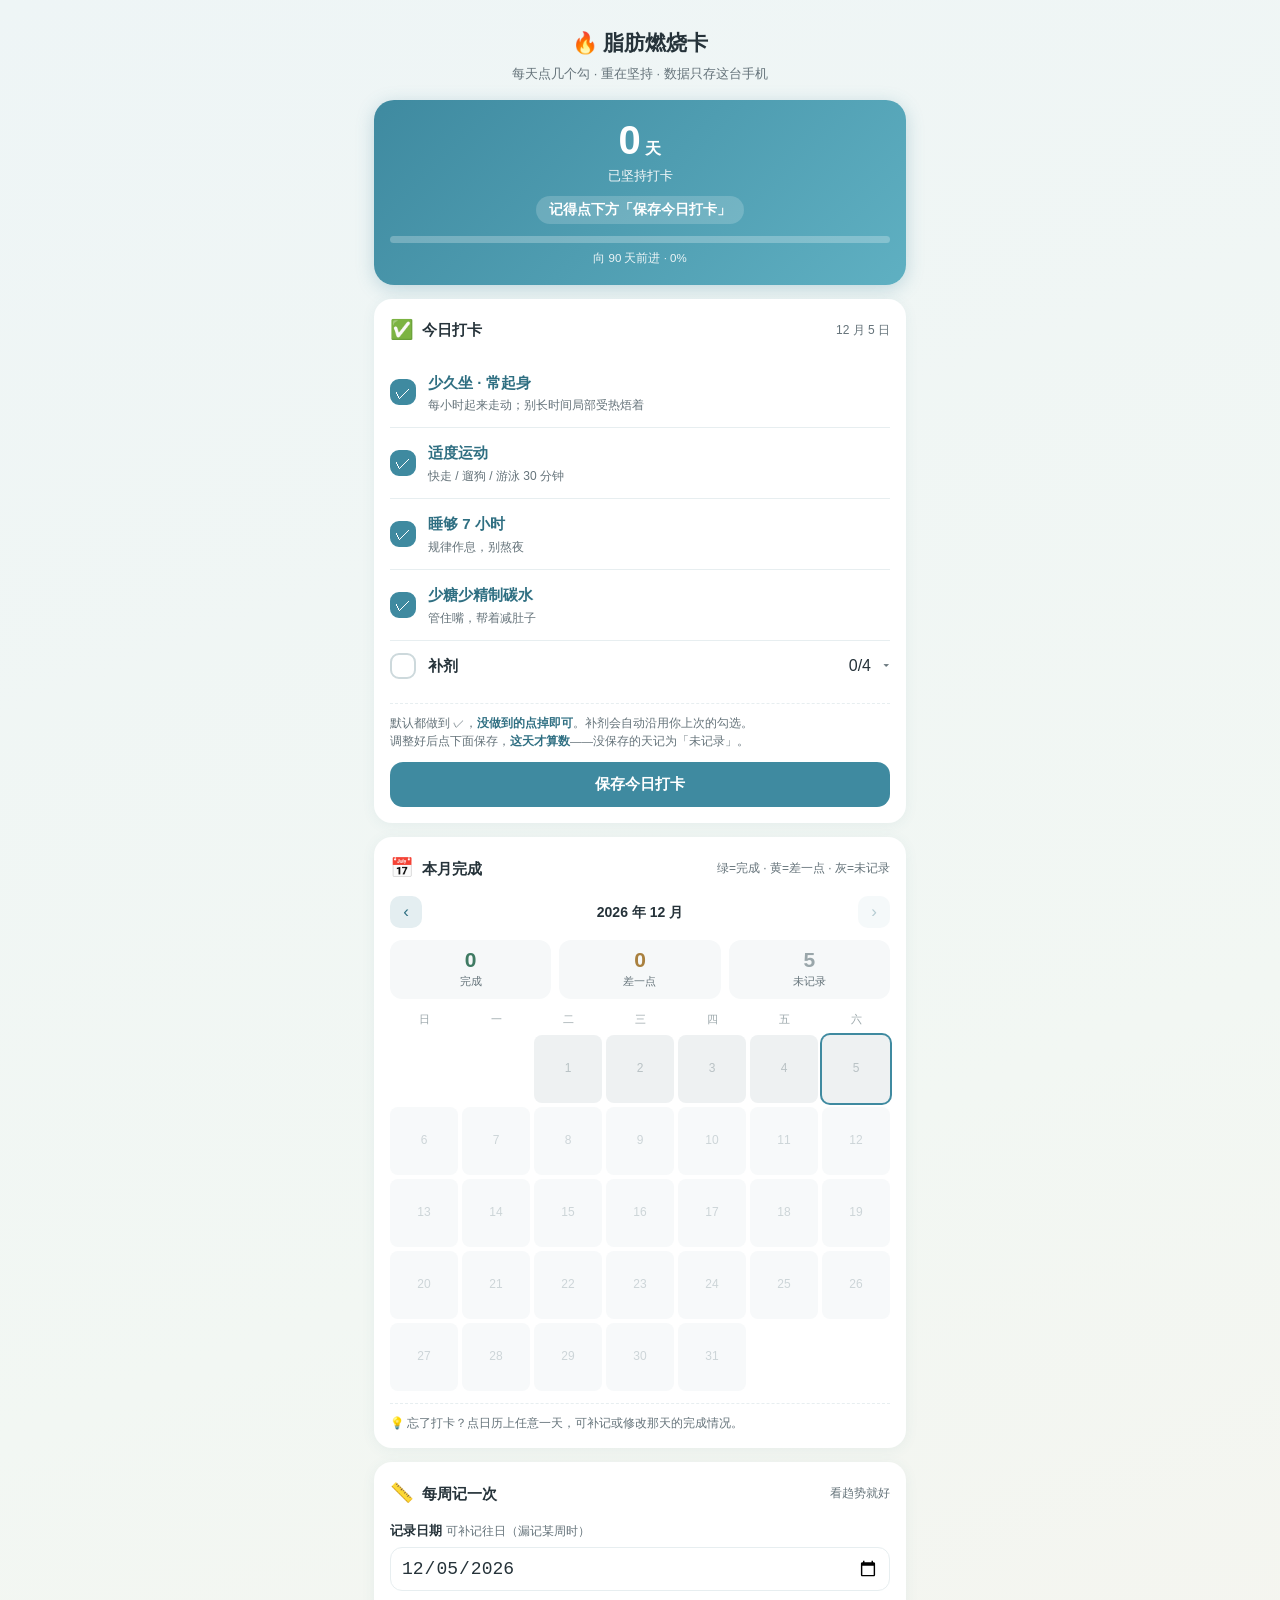
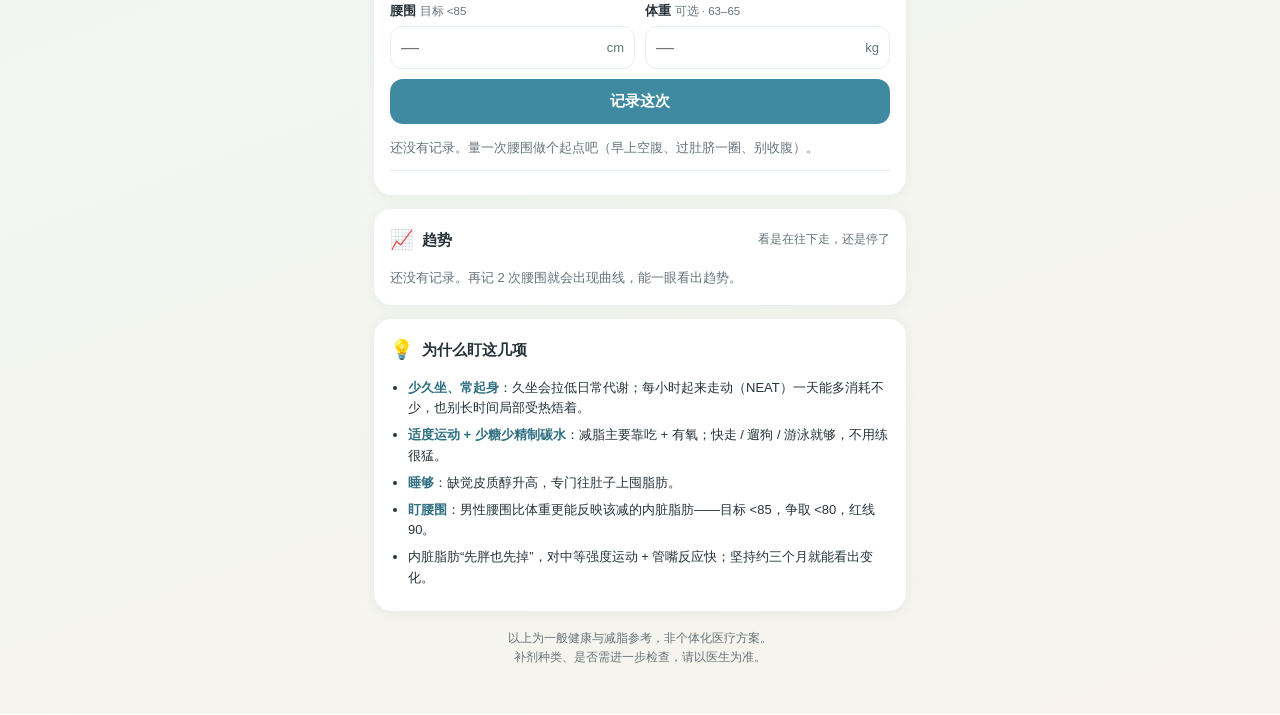
<file: 脂肪燃烧卡.html>
<!DOCTYPE html>
<html lang="zh-CN">
<head>
<meta charset="UTF-8" />
<meta name="viewport" content="width=device-width, initial-scale=1.0, viewport-fit=cover" />
<meta name="theme-color" content="#3f8aa0" />
<meta name="apple-mobile-web-app-capable" content="yes" />
<meta name="apple-mobile-web-app-status-bar-style" content="default" />
<meta name="apple-mobile-web-app-title" content="脂肪燃烧卡" />
<link rel="apple-touch-icon" href="icons/icon-180.png" />
<link rel="manifest" href="脂肪燃烧卡.webmanifest" />
<title>脂肪燃烧卡</title>
<style>
  :root{
    --bg1:#eef5f6; --bg2:#f2f7f3; --bg3:#f7f3ec;
    --card:#fff; --ink:#26333a; --soft:#65737a;
    --c:#3f8aa0; --c-d:#2f6f82; --soft-c:#e4eef1; --line:#e7eef0;
    --warn:#b07a4e; --good:#4f9e84; --line-dash:#eef2f3;
  }
  *{box-sizing:border-box;-webkit-tap-highlight-color:transparent}
  body{margin:0;font-family:-apple-system,BlinkMacSystemFont,"PingFang SC","Microsoft YaHei",sans-serif;
    background:linear-gradient(160deg,var(--bg1) 0%,var(--bg2) 52%,var(--bg3) 100%);
    color:var(--ink);line-height:1.6;padding:20px 14px 46px;max-width:560px;margin:0 auto;min-height:100vh}
  header{text-align:center;margin:6px 0 16px}
  header h1{font-size:21px;margin:0 0 4px;font-weight:700}
  header p{margin:0;color:var(--soft);font-size:13px}

  .card{background:var(--card);border-radius:18px;padding:16px;margin-bottom:14px;box-shadow:0 2px 14px rgba(50,110,130,.07)}
  .card>h2{font-size:15px;margin:0 0 12px;display:flex;align-items:center;gap:8px;font-weight:700}
  .card>h2 .hint{margin-left:auto;font-weight:400;font-size:12px;color:var(--soft)}
  .emoji{font-size:19px}

  /* 坚持天数 */
  .streak{background:linear-gradient(135deg,var(--c),#5fb0c2);color:#fff;border-radius:20px;
    padding:18px 16px;text-align:center;box-shadow:0 4px 18px rgba(63,138,160,.28);margin-bottom:14px}
  .streak .big{font-size:40px;font-weight:800;line-height:1.1;letter-spacing:1px}
  .streak .big small{font-size:16px;font-weight:600;margin-left:3px}
  .streak .sub{font-size:13px;opacity:.95;margin-top:4px}
  .streak .fire{font-size:13.5px;font-weight:700;margin-top:9px;background:rgba(255,255,255,.18);
    display:inline-block;padding:3px 13px;border-radius:20px}
  .pbar{margin-top:12px;height:7px;border-radius:6px;background:rgba(255,255,255,.25);overflow:hidden}
  .pbar>i{display:block;height:100%;background:#fff;border-radius:6px;transition:width .35s}
  .pnote{font-size:11.5px;opacity:.9;margin-top:6px}

  /* 打卡行 */
  .chk{display:flex;align-items:center;gap:12px;padding:12px 0;border-top:1px solid var(--line);cursor:pointer;user-select:none}
  .chk:first-of-type{border-top:none}
  .box{flex-shrink:0;width:26px;height:26px;border-radius:9px;border:2px solid #cdd9dc;
    display:flex;align-items:center;justify-content:center;font-size:16px;color:#fff;transition:.15s}
  .chk.on .box{background:var(--c);border-color:var(--c)}
  .chk .t{flex:1}
  .chk .t b{font-weight:600;font-size:15px}
  .chk.on .t b{color:var(--c-d)}
  .chk .t .d{font-size:12px;color:var(--soft);margin-top:1px}
  .chk .badge{flex-shrink:0;font-size:12px;font-weight:700;color:var(--c);background:var(--soft-c);
    padding:3px 10px;border-radius:20px}
  .chk-note{font-size:11.5px;color:var(--soft);margin-top:12px;line-height:1.6;
    border-top:1px dashed var(--line);padding-top:10px}
  .chk-note b{color:var(--c-d)}
  .btn.saved-btn{background:#dde7e3;color:#3f7a63}
  .btn.ghost{background:#f0f3f4;color:#7a8a8d}
  #back-today{margin-left:auto;border:none;background:var(--soft-c);color:var(--c-d);
    font-size:12px;font-weight:700;padding:5px 11px;border-radius:20px;cursor:pointer}

  /* 本月日历 */
  .mo-nav{display:flex;align-items:center;justify-content:space-between;margin-bottom:12px}
  .mo-nav button{border:none;background:var(--soft-c);color:var(--c-d);width:32px;height:32px;
    border-radius:10px;font-size:17px;cursor:pointer}
  .mo-nav button:disabled{opacity:.35}
  .mo-nav .t{font-weight:700;font-size:14px}
  .mo-stats{display:flex;gap:8px;margin-bottom:12px}
  .mo-stat{flex:1;text-align:center;background:#f6f8f9;border-radius:12px;padding:9px 4px}
  .mo-stat .n{font-size:21px;font-weight:800;line-height:1}
  .mo-stat .l{font-size:11px;color:var(--soft);margin-top:3px}
  .mo-stat.done .n{color:#3f7a63} .mo-stat.partial .n{color:#a9803f} .mo-stat.miss .n{color:#9aa6aa}
  .mo-grid{display:grid;grid-template-columns:repeat(7,1fr);gap:4px}
  .mo-wd{text-align:center;font-size:11px;color:#9aa6aa;padding-bottom:2px}
  .mo-cell{aspect-ratio:1;border-radius:8px;display:flex;align-items:center;justify-content:center;
    font-size:12px;background:#eef1f2;color:#b9c2c5}
  .mo-cell.empty{background:transparent}
  .mo-cell.future{background:#f7f9fa;color:#cdd5d8}
  .mo-cell.done{background:#cfe3d9;color:#3f7a63;font-weight:700}
  .mo-cell.partial{background:#f0e0c2;color:#a9803f;font-weight:700}
  .mo-cell.miss{background:#eef1f2;color:#b9c2c5}
  .mo-cell.today{box-shadow:0 0 0 2px var(--c)}
  .mo-cell.clk{cursor:pointer}
  .mo-cell.clk:active{transform:scale(.92)}
  .mo-hint{font-size:11.5px;color:var(--soft);margin-top:12px;line-height:1.6;
    border-top:1px dashed var(--line);padding-top:10px}

  /* 补剂展开 */
  .supp-wrap{border-top:1px solid var(--line)}
  .supp-head{display:flex;align-items:center;gap:12px;padding:12px 0;cursor:pointer;user-select:none}
  .supp-head .box{flex-shrink:0;width:26px;height:26px;border-radius:9px;border:2px solid #cdd9dc;
    display:flex;align-items:center;justify-content:center;font-size:15px;color:#fff}
  .supp-head.full .box{background:var(--c);border-color:var(--c)}
  .supp-head.some .box{background:#9fc6d1;border-color:#9fc6d1}
  .supp-head .t{flex:1}
  .supp-head .t b{font-weight:600;font-size:15px}
  .supp-head .caret{color:var(--soft);font-size:13px;transition:transform .2s}
  .supp-wrap.open .caret{transform:rotate(180deg)}
  .supp-list{display:none;padding:2px 0 8px 0}
  .supp-wrap.open .supp-list{display:block}
  .supp{display:flex;align-items:center;gap:11px;padding:9px 0 9px 6px;border-top:1px dashed var(--line-dash);cursor:pointer;user-select:none}
  .supp .dot{flex-shrink:0;width:20px;height:20px;border-radius:7px;border:2px solid #d3dde0;
    display:flex;align-items:center;justify-content:center;font-size:12px;color:#fff;transition:.15s}
  .supp.on .dot{background:var(--c);border-color:var(--c)}
  .supp .sn{flex:1;font-size:14px}
  .supp.on .sn{color:var(--c-d);font-weight:600}
  .supp .sd{font-size:11.5px;color:var(--c);flex-shrink:0}
  .supp-note{font-size:11.5px;color:var(--soft);line-height:1.6;padding:8px 6px 2px;border-top:1px dashed var(--line-dash)}

  /* 每周记录 */
  .wk-row{display:flex;gap:10px;margin-bottom:10px}
  .wk-field{flex:1}
  .wk-field label{display:block;font-size:13px;font-weight:600;margin-bottom:5px}
  .wk-field label span{font-weight:400;color:var(--soft);font-size:11.5px}
  .wk-field .inp{display:flex;align-items:center;border:1.5px solid var(--line);border-radius:12px;padding:0 10px;background:#fff}
  .wk-field input{flex:1;border:none;outline:none;font-size:18px;padding:10px 0;width:100%;background:transparent;color:var(--ink)}
  .wk-field .u{font-size:13px;color:var(--soft)}
  .btn{display:block;width:100%;border:none;border-radius:13px;padding:13px;font-size:15px;font-weight:700;
    background:var(--c);color:#fff;cursor:pointer}
  .btn:active{transform:scale(.99)}
  .wk-latest{font-size:13px;color:var(--soft);margin-top:12px;line-height:1.8}
  .wk-latest b{color:var(--ink)}
  .trend{font-weight:700;margin-left:4px}
  .trend.down{color:var(--good)} .trend.up{color:var(--warn)}
  .wk-hist{margin-top:10px;border-top:1px solid var(--line);padding-top:8px}
  .wk-hist .h{display:flex;justify-content:space-between;font-size:12.5px;color:var(--soft);padding:4px 0}

  /* 趋势图 */
  .tr-block{margin-bottom:6px}
  .tr-block:last-child{margin-bottom:0}
  .tr-head{display:flex;align-items:baseline;gap:8px;margin:4px 0 2px}
  .tr-head .nm{font-size:13px;font-weight:700}
  .tr-head .cur{font-size:13px;font-weight:700}
  .tr-head .cur small{font-size:11px;font-weight:400;color:var(--soft)}
  .tr-head .dt{margin-left:auto;font-size:11.5px}
  .tr-head .dt.down{color:var(--good)} .tr-head .dt.up{color:var(--warn)}
  .tr-svg{width:100%;height:auto;display:block}
  .tr-x{display:flex;justify-content:space-between;font-size:11px;color:#9aa6aa;margin-top:1px}
  .tr-tip{font-size:11.5px;color:var(--soft);margin-top:8px;line-height:1.6}
  .tr-empty{font-size:13px;color:var(--soft);line-height:1.7}

  .why li{margin:6px 0;font-size:13px}
  .why b{color:var(--c-d)}
  ul.why{margin:2px 0;padding-left:18px}

  .foot{text-align:center;color:var(--soft);font-size:11.5px;margin-top:18px;line-height:1.7}
  .toast{position:fixed;left:50%;bottom:30px;transform:translateX(-50%) translateY(20px);
    background:rgba(38,51,58,.94);color:#fff;padding:10px 20px;border-radius:22px;font-size:14px;
    opacity:0;pointer-events:none;transition:.25s;z-index:50}
  .toast.show{opacity:1;transform:translateX(-50%) translateY(0)}
</style>
</head>
<body>

<header>
  <h1>🔥 脂肪燃烧卡</h1>
  <p>每天点几个勾 · 重在坚持 · 数据只存这台手机</p>
</header>

<!-- 坚持天数 -->
<div class="streak" id="streak"></div>

<!-- 今日打卡 -->
<div class="card" id="checklist-card">
  <h2><span class="emoji">✅</span><span id="chk-title">今日打卡</span> <span class="hint" id="today-label"></span><button id="back-today" style="display:none">↩ 回到今天</button></h2>
  <div id="checklist"></div>
  <div class="chk-note">默认都做到 ✓，<b>没做到的点掉即可</b>。补剂会自动沿用你上次的勾选。<br>调整好后点下面保存，<b>这天才算数</b>——没保存的天记为「未记录」。</div>
  <button class="btn" id="day-save" style="margin-top:12px">保存今日打卡</button>
  <button class="btn ghost" id="day-clear" style="display:none;margin-top:8px">清除这天记录</button>
</div>

<!-- 本月完成情况 -->
<div class="card">
  <h2><span class="emoji">📅</span>本月完成 <span class="hint">绿=完成 · 黄=差一点 · 灰=未记录</span></h2>
  <div id="month-body"></div>
</div>

<!-- 每周记录 -->
<div class="card">
  <h2><span class="emoji">📏</span>每周记一次 <span class="hint">看趋势就好</span></h2>
  <div class="wk-field" style="margin-bottom:10px">
    <label>记录日期 <span>可补记往日（漏记某周时）</span></label>
    <div class="inp"><input type="date" id="wk-date" /></div>
  </div>
  <div class="wk-row">
    <div class="wk-field">
      <label>腰围 <span>目标 &lt;85</span></label>
      <div class="inp"><input type="number" id="wk-waist" inputmode="decimal" placeholder="—" /><span class="u">cm</span></div>
    </div>
    <div class="wk-field">
      <label>体重 <span>可选 · 63–65</span></label>
      <div class="inp"><input type="number" id="wk-weight" inputmode="decimal" placeholder="—" /><span class="u">kg</span></div>
    </div>
  </div>
  <button class="btn" id="wk-save">记录这次</button>
  <div class="wk-latest" id="wk-latest"></div>
  <div class="wk-hist" id="wk-hist"></div>
</div>

<!-- 趋势曲线 -->
<div class="card" id="trend-card">
  <h2><span class="emoji">📈</span>趋势 <span class="hint">看是在往下走，还是停了</span></h2>
  <div id="trend-body"></div>
</div>

<!-- 为什么这几项 -->
<div class="card">
  <h2><span class="emoji">💡</span>为什么盯这几项</h2>
  <ul class="why">
    <li><b>少久坐、常起身</b>：久坐会拉低日常代谢；每小时起来走动（NEAT）一天能多消耗不少，也别长时间局部受热焐着。</li>
    <li><b>适度运动 + 少糖少精制碳水</b>：减脂主要靠吃 + 有氧；快走 / 遛狗 / 游泳就够，不用练很猛。</li>
    <li><b>睡够</b>：缺觉皮质醇升高，专门往肚子上囤脂肪。</li>
    <li><b>盯腰围</b>：男性腰围比体重更能反映该减的内脏脂肪——目标 &lt;85，争取 &lt;80，红线 90。</li>
    <li>内脏脂肪“先胖也先掉”，对中等强度运动 + 管嘴反应快；坚持约三个月就能看出变化。</li>
  </ul>
</div>

<div class="foot">
  以上为一般健康与减脂参考，非个体化医疗方案。<br>
  补剂种类、是否需进一步检查，请以医生为准。
</div>

<div class="toast" id="toast"></div>

<script>
(function () {
  var KEY = 'fatburn_v1';
  var GOAL = 90; // 坚持目标天数（养成习惯 / 看出变化）

  var DAILY = [
    { k: 'move',     n: '少久坐 · 常起身',   d: '每小时起来走动；别长时间局部受热焐着' },
    { k: 'exercise', n: '适度运动',         d: '快走 / 遛狗 / 游泳 30 分钟' },
    { k: 'sleep',    n: '睡够 7 小时',       d: '规律作息，别熬夜' },
    { k: 'diet',     n: '少糖少精制碳水',     d: '管住嘴，帮着减肚子' },
  ];
  var SUPPS = [
    { k: 'multivit',  n: '复合维（善存男士）', d: '1粒·随早餐' },
    { k: 'coq10',     n: '辅酶 Q10',      d: '随餐' },
    { k: 'lycopene',  n: '番茄红素',       d: '随餐' },
    { k: 'omega3',    n: 'Omega-3 鱼油',  d: '随餐' },
  ];

  /* ---------- 数据 ---------- */
  function load() {
    try { return JSON.parse(localStorage.getItem(KEY)) || {}; } catch (e) { return {}; }
  }
  function save(s) { localStorage.setItem(KEY, JSON.stringify(s)); }
  var state = load();
  if (!state.days) state.days = {};
  if (!state.weekly) state.weekly = [];
  sortWeekly();
  var suppOpen = false;
  var viewMonth = null; // 本月日历当前查看的 YYYY-MM
  var editDate = null;  // 当前在打卡清单里编辑的日期（默认今天，可补记往日）

  function sortWeekly() {
    state.weekly.sort(function (a, b) { return a.date < b.date ? -1 : (a.date > b.date ? 1 : 0); });
  }
  // 同一天去重覆盖，并按日期排序（支持补记往日）
  function putWeekly(entry) {
    var i = -1;
    for (var j = 0; j < state.weekly.length; j++) if (state.weekly[j].date === entry.date) { i = j; break; }
    if (i >= 0) state.weekly[i] = entry; else state.weekly.push(entry);
    sortWeekly();
  }

  /* ---------- 日期工具 ---------- */
  function pad(n) { return n < 10 ? '0' + n : '' + n; }
  function todayStr() { var d = new Date(); return d.getFullYear() + '-' + pad(d.getMonth() + 1) + '-' + pad(d.getDate()); }
  function prevStr(s) { var p = s.split('-'); var d = new Date(+p[0], +p[1] - 1, +p[2] - 1); return d.getFullYear() + '-' + pad(d.getMonth() + 1) + '-' + pad(d.getDate()); }
  function humanDay(s) { var p = s.split('-'); return (+p[1]) + ' 月 ' + (+p[2]) + ' 日'; }
  var TODAY = todayStr();

  function day(ds) {
    if (!state.days[ds]) state.days[ds] = { move: false, exercise: false, sleep: false, diet: false, supps: {} };
    if (!state.days[ds].supps) state.days[ds].supps = {};
    return state.days[ds];
  }
  // 最近一条「之前」的记录（用于补剂承接上一天的选择）
  function lastRecordedBefore(ds) {
    var keys = Object.keys(state.days).filter(function (d) { return d < ds; }).sort();
    return keys.length ? state.days[keys[keys.length - 1]] : null;
  }
  // 某天的默认：每日项默认「已做到」（取消未做的即可）；补剂承接上一天勾选；confirmed=未保存
  function makeNewDay(ds) {
    var prev = lastRecordedBefore(ds);
    var supps = (prev && prev.supps) ? Object.assign({}, prev.supps) : {};
    return { move: true, exercise: true, sleep: true, diet: true, supps: supps, confirmed: false };
  }
  function coreDone(rec) { return rec && rec.move && rec.exercise && rec.sleep && rec.diet; }
  // 这天「真正完成」：已保存确认 且 每日项都做到
  function isComplete(rec) { return rec && rec.confirmed && coreDone(rec); }
  // 这天的状态：done=完成 / partial=已保存但差几项 / miss=未记录
  function dayStatus(ds) {
    var r = state.days[ds];
    if (isComplete(r)) return 'done';
    if (r && r.confirmed) return 'partial';
    return 'miss';
  }

  /* ---------- 统计 ---------- */
  function stats() {
    var persistDays = 0;
    for (var ds in state.days) if (state.days[ds] && state.days[ds].confirmed) persistDays++;
    // 连续完成（从今天往回数，须已保存且全做到）
    var streak = 0, cur = TODAY;
    while (isComplete(state.days[cur])) { streak++; cur = prevStr(cur); }
    return { persistDays: persistDays, streak: streak };
  }

  /* ---------- 渲染 ---------- */
  function renderStreak() {
    var s = stats();
    var pct = Math.min(100, Math.round(s.persistDays / GOAL * 100));
    var todayConfirmed = state.days[TODAY] && state.days[TODAY].confirmed;
    var fire;
    if (s.streak > 0) fire = '🔥 连续全做到 ' + s.streak + ' 天';
    else if (todayConfirmed) fire = '今天已打卡 ✓（有几项没做到）';
    else fire = '记得点下方「保存今日打卡」';
    document.getElementById('streak').innerHTML =
      '<div class="big">' + s.persistDays + '<small>天</small></div>' +
      '<div class="sub">已坚持打卡</div>' +
      '<div class="fire">' + fire + '</div>' +
      '<div class="pbar"><i style="width:' + pct + '%"></i></div>' +
      '<div class="pnote">向 ' + GOAL + ' 天前进 · ' + pct + '%</div>';
  }

  function renderChecklist() {
    if (!state.days[editDate]) state.days[editDate] = makeNewDay(editDate);
    var rec = state.days[editDate];
    var isToday = (editDate === TODAY);
    document.getElementById('chk-title').textContent = isToday ? '今日打卡' : '补记打卡';
    document.getElementById('today-label').textContent = humanDay(editDate);
    document.getElementById('back-today').style.display = isToday ? 'none' : '';
    var html = '';
    DAILY.forEach(function (it) {
      var on = rec[it.k];
      html += '<div class="chk' + (on ? ' on' : '') + '" data-k="' + it.k + '">' +
        '<div class="box">' + (on ? '✓' : '') + '</div>' +
        '<div class="t"><b>' + it.n + '</b><div class="d">' + it.d + '</div></div>' +
        '</div>';
    });

    // 补剂
    var took = 0; SUPPS.forEach(function (sp) { if (rec.supps[sp.k]) took++; });
    var cls = took === SUPPS.length ? ' full' : (took > 0 ? ' some' : '');
    var mark = took === SUPPS.length ? '✓' : (took > 0 ? '–' : '');
    html += '<div class="supp-wrap' + (suppOpen ? ' open' : '') + '">' +
      '<div class="supp-head' + cls + '" id="supp-head">' +
        '<div class="box">' + mark + '</div>' +
        '<div class="t"><b>补剂</b></div>' +
        '<span class="badge">' + took + '/' + SUPPS.length + '</span>' +
        '<span class="caret">▾</span>' +
      '</div>' +
      '<div class="supp-list">';
    SUPPS.forEach(function (sp) {
      var on = !!rec.supps[sp.k];
      html += '<div class="supp' + (on ? ' on' : '') + '" data-s="' + sp.k + '">' +
        '<div class="dot">' + (on ? '✓' : '') + '</div>' +
        '<div class="sn">' + sp.n + '</div>' +
        '<div class="sd">' + sp.d + '</div>' +
        '</div>';
    });
    html += '<div class="supp-note">💡 都随餐吃，饭里带点油脂更好吸收；复合维每天 1 粒，其余按产品说明的量。</div>';
    html += '</div></div>';

    var cl = document.getElementById('checklist');
    cl.innerHTML = html;

    // 绑定每日项
    cl.querySelectorAll('.chk[data-k]').forEach(function (el) {
      el.addEventListener('click', function () {
        var k = el.dataset.k; rec[k] = !rec[k];
        commit(); renderChecklist(); renderStreak(); renderMonth();
      });
    });
    // 补剂展开/收起
    var sh = document.getElementById('supp-head');
    if (sh) sh.addEventListener('click', function () { suppOpen = !suppOpen; renderChecklist(); });
    // 补剂副项
    cl.querySelectorAll('.supp[data-s]').forEach(function (el) {
      el.addEventListener('click', function () {
        var k = el.dataset.s; rec.supps[k] = !rec.supps[k];
        commit(); renderChecklist();
      });
    });
  }

  function renderWeekly() {
    var w = state.weekly;
    var latest = w.length ? w[w.length - 1] : null;
    var prev = w.length > 1 ? w[w.length - 2] : null;
    var el = document.getElementById('wk-latest');
    if (!latest) {
      el.innerHTML = '还没有记录。量一次腰围做个起点吧（早上空腹、过肚脐一圈、别收腹）。';
    } else {
      var parts = [];
      if (latest.waist != null) {
        var t = '';
        if (prev && prev.waist != null) {
          var dw = +(latest.waist - prev.waist).toFixed(1);
          if (dw !== 0) t = '<span class="trend ' + (dw < 0 ? 'down' : 'up') + '">' + (dw < 0 ? '▼' : '▲') + Math.abs(dw) + '</span>';
        }
        var tip = latest.waist >= 90 ? '（先冲到 90 以下）' : (latest.waist >= 85 ? '（再争取 &lt;80）' : '（很好，保持）');
        parts.push('最新腰围 <b>' + latest.waist + ' cm</b>' + t + ' ' + tip);
      }
      if (latest.weight != null) parts.push('体重 <b>' + latest.weight + ' kg</b>');
      parts.push('<span style="color:#9aa6aa">记于 ' + humanDay(latest.date) + '</span>');
      el.innerHTML = parts.join('<br>');
    }
    // 历史（最近 6 次）
    var hist = document.getElementById('wk-hist');
    var recent = w.slice(-6).reverse();
    if (recent.length <= 1) { hist.innerHTML = ''; return; }
    hist.innerHTML = recent.map(function (r) {
      var bits = [];
      if (r.waist != null) bits.push(r.waist + ' cm');
      if (r.weight != null) bits.push(r.weight + ' kg');
      return '<div class="h"><span>' + humanDay(r.date) + '</span><span>' + bits.join(' · ') + '</span></div>';
    }).join('');
  }

  /* ---------- 趋势曲线 ---------- */
  // pts: [{v, date}]；targets: [{v,label}]（虚线参考）
  function spark(pts, color, targets) {
    var W = 320, H = 132, pl = 8, pr = 12, pt = 14, pb = 6;
    var vals = pts.map(function (p) { return p.v; });
    var all = vals.concat(targets.map(function (t) { return t.v; }));
    var lo = Math.min.apply(null, all), hi = Math.max.apply(null, all);
    if (lo === hi) { lo -= 1; hi += 1; }
    var pad = (hi - lo) * 0.18 || 1; lo -= pad; hi += pad;
    var X = function (i) { return pts.length > 1 ? pl + i * (W - pl - pr) / (pts.length - 1) : pl + (W - pl - pr) / 2; };
    var Y = function (v) { return pt + (1 - (v - lo) / (hi - lo)) * (H - pt - pb); };

    var svg = '<svg class="tr-svg" viewBox="0 0 ' + W + ' ' + H + '" preserveAspectRatio="none">';
    // 目标虚线
    targets.forEach(function (t) {
      var y = Y(t.v).toFixed(1);
      svg += '<line x1="' + pl + '" y1="' + y + '" x2="' + (W - pr) + '" y2="' + y + '" stroke="#cdd9dc" stroke-width="1" stroke-dasharray="4 4"/>';
      svg += '<text x="' + (W - pr) + '" y="' + (y - 3) + '" font-size="9" fill="#9aa6aa" text-anchor="end">' + t.label + '</text>';
    });
    // 折线
    var d = pts.map(function (p, i) { return (i ? 'L' : 'M') + X(i).toFixed(1) + ' ' + Y(p.v).toFixed(1); }).join(' ');
    svg += '<path d="' + d + '" fill="none" stroke="' + color + '" stroke-width="2.2" stroke-linejoin="round" stroke-linecap="round"/>';
    // 点（最后一个加大）
    pts.forEach(function (p, i) {
      var last = i === pts.length - 1;
      svg += '<circle cx="' + X(i).toFixed(1) + '" cy="' + Y(p.v).toFixed(1) + '" r="' + (last ? 4 : 2.6) + '" fill="' + (last ? color : '#fff') + '" stroke="' + color + '" stroke-width="1.6"/>';
    });
    svg += '</svg>';
    return svg;
  }

  function trendBlock(name, field, unit, color, targets) {
    var pts = state.weekly
      .filter(function (e) { return e[field] != null; })
      .map(function (e) { return { v: e[field], date: e.date }; });
    if (pts.length < 2) return null;
    var last = pts[pts.length - 1], prev = pts[pts.length - 2];
    var dv = +(last.v - prev.v).toFixed(1);
    var dtHtml = dv === 0 ? '<span class="dt">持平</span>'
      : '<span class="dt ' + (dv < 0 ? 'down' : 'up') + '">较上次 ' + (dv < 0 ? '▼' : '▲') + Math.abs(dv) + '</span>';
    return '<div class="tr-block">' +
      '<div class="tr-head"><span class="nm" style="color:' + color + '">' + name + '</span>' +
        '<span class="cur">' + last.v + '<small> ' + unit + '</small></span>' + dtHtml + '</div>' +
      spark(pts, color, targets) +
      '<div class="tr-x"><span>' + humanDay(pts[0].date) + '</span><span>' + humanDay(last.date) + '</span></div>' +
      '</div>';
  }

  function renderTrend() {
    var waist = trendBlock('腰围', 'waist', 'cm', '#3f8aa0', [{ v: 85, label: '85' }, { v: 80, label: '80' }]);
    var weight = trendBlock('体重', 'weight', 'kg', '#c79a5a', [{ v: 65, label: '65' }]);
    var body = document.getElementById('trend-body');
    if (!waist && !weight) {
      var n = state.weekly.length;
      body.innerHTML = '<div class="tr-empty">' +
        (n === 0 ? '还没有记录。' : '已记 ' + n + ' 次，') +
        '再记 ' + Math.max(1, 2 - state.weekly.filter(function (e) { return e.waist != null; }).length) +
        ' 次腰围就会出现曲线，能一眼看出趋势。</div>';
      return;
    }
    body.innerHTML = (waist || '') + (weight || '') +
      '<div class="tr-tip">两条线各按自己的范围缩放，<b>看的是走势方向</b>（往下＝在掉），不是两条线的高低对比。虚线为目标参考。</div>';
  }

  /* ---------- 本月完成情况 ---------- */
  function shiftMonth(ym, delta) {
    var p = ym.split('-'); var dt = new Date(+p[0], +p[1] - 1 + delta, 1);
    return dt.getFullYear() + '-' + pad(dt.getMonth() + 1);
  }
  function renderMonth() {
    var ym = viewMonth || TODAY.slice(0, 7);
    var p = ym.split('-'); var y = +p[0], m = +p[1];
    var lead = new Date(y, m - 1, 1).getDay();
    var dim = new Date(y, m, 0).getDate();
    var atMax = ym >= TODAY.slice(0, 7);
    var done = 0, partial = 0, miss = 0, cells = '';
    for (var i = 0; i < lead; i++) cells += '<div class="mo-cell empty"></div>';
    for (var d = 1; d <= dim; d++) {
      var ds = y + '-' + pad(m) + '-' + pad(d);
      var cls = 'mo-cell';
      var clickable = '';
      if (ds > TODAY) { cls += ' future'; }
      else {
        var st = dayStatus(ds); cls += ' ' + st + ' clk';
        clickable = ' data-d="' + ds + '"';
        if (st === 'done') done++; else if (st === 'partial') partial++; else miss++;
      }
      if (ds === TODAY) cls += ' today';
      cells += '<div class="' + cls + '"' + clickable + '>' + d + '</div>';
    }
    var wd = ['日', '一', '二', '三', '四', '五', '六'].map(function (w) { return '<div class="mo-wd">' + w + '</div>'; }).join('');
    document.getElementById('month-body').innerHTML =
      '<div class="mo-nav"><button id="mo-prev">‹</button>' +
        '<span class="t">' + y + ' 年 ' + m + ' 月</span>' +
        '<button id="mo-next"' + (atMax ? ' disabled' : '') + '>›</button></div>' +
      '<div class="mo-stats">' +
        '<div class="mo-stat done"><div class="n">' + done + '</div><div class="l">完成</div></div>' +
        '<div class="mo-stat partial"><div class="n">' + partial + '</div><div class="l">差一点</div></div>' +
        '<div class="mo-stat miss"><div class="n">' + miss + '</div><div class="l">未记录</div></div>' +
      '</div>' +
      '<div class="mo-grid">' + wd + cells + '</div>' +
      '<div class="mo-hint">💡 忘了打卡？点日历上任意一天，可补记或修改那天的完成情况。</div>';
    document.getElementById('mo-prev').addEventListener('click', function () { viewMonth = shiftMonth(ym, -1); renderMonth(); });
    if (!atMax) document.getElementById('mo-next').addEventListener('click', function () { viewMonth = shiftMonth(ym, 1); renderMonth(); });
    document.querySelectorAll('#month-body .mo-cell.clk').forEach(function (el) {
      el.addEventListener('click', function () { openDay(el.dataset.d); });
    });
  }

  // 点日历某天：把那天载入上面的打卡清单里编辑（可记成完成或部分完成）
  function openDay(ds) {
    editDate = ds;
    if (!state.days[ds]) state.days[ds] = makeNewDay(ds);
    renderChecklist(); renderDaySaveBtn();
    document.getElementById('checklist-card').scrollIntoView({ behavior: 'smooth', block: 'start' });
  }

  function renderDaySaveBtn() {
    var isToday = (editDate === TODAY);
    var r = state.days[editDate];
    var b = document.getElementById('day-save');
    if (r && r.confirmed) { b.textContent = '✓ 已保存（点可更新）'; b.classList.add('saved-btn'); }
    else { b.textContent = isToday ? '保存今日打卡' : '保存这天打卡'; b.classList.remove('saved-btn'); }
    // 清除按钮：仅当这天已有确认记录时显示
    document.getElementById('day-clear').style.display = (r && r.confirmed) ? '' : 'none';
  }

  function commit() { save(state); }

  /* ---------- 打卡保存 / 清除（针对当前编辑的日期）---------- */
  document.getElementById('day-save').addEventListener('click', function () {
    if (!state.days[editDate]) state.days[editDate] = makeNewDay(editDate);
    state.days[editDate].confirmed = true; commit();
    renderDaySaveBtn(); renderStreak(); renderMonth();
    toast(editDate === TODAY ? '今日已打卡 ✓' : '已补记 ' + humanDay(editDate) + ' ✓');
  });

  document.getElementById('back-today').addEventListener('click', function () { openDay(TODAY); });

  document.getElementById('day-clear').addEventListener('click', function () {
    if (!confirm('清除 ' + humanDay(editDate) + ' 的记录吗？')) return;
    delete state.days[editDate];
    commit();
    editDate = TODAY;
    if (!state.days[TODAY]) state.days[TODAY] = makeNewDay(TODAY);
    renderChecklist(); renderDaySaveBtn(); renderStreak(); renderMonth();
    toast('已清除');
  });

  /* ---------- 每周保存 ---------- */
  document.getElementById('wk-save').addEventListener('click', function () {
    var wi = document.getElementById('wk-waist').value.trim();
    var we = document.getElementById('wk-weight').value.trim();
    var dateEl = document.getElementById('wk-date');
    var ds = dateEl.value || TODAY;
    if (ds > TODAY) { toast('不能记未来的日期'); return; }
    if (wi === '' && we === '') { toast('先填腰围或体重'); return; }
    var entry = { date: ds };
    if (wi !== '') entry.waist = parseFloat(wi);
    if (we !== '') entry.weight = parseFloat(we);
    putWeekly(entry);
    commit();
    document.getElementById('wk-waist').value = '';
    document.getElementById('wk-weight').value = '';
    dateEl.value = TODAY;
    renderWeekly();
    renderTrend();
    toast('已记录 ✓');
  });

  /* ---------- toast ---------- */
  var toastTimer = null;
  function toast(msg) {
    var el = document.getElementById('toast');
    el.textContent = msg; el.classList.add('show');
    clearTimeout(toastTimer); toastTimer = setTimeout(function () { el.classList.remove('show'); }, 1600);
  }

  /* ---------- 初始 ---------- */
  // 今天若还没记录：在内存里铺好默认（每日项已做到 + 承接补剂），但不落盘；
  // 只有点「保存今日打卡」才确认计数，避免忘了就被当成全做到。
  editDate = TODAY;
  if (!state.days[TODAY]) state.days[TODAY] = makeNewDay(TODAY);
  viewMonth = TODAY.slice(0, 7);

  var wkDate = document.getElementById('wk-date');
  wkDate.max = TODAY; wkDate.value = TODAY;
  renderStreak();
  renderChecklist();
  renderDaySaveBtn();
  renderMonth();
  renderWeekly();
  renderTrend();

  /* ---------- 注册 Service Worker（让他能“安装应用”+离线） ---------- */
  if ('serviceWorker' in navigator) {
    navigator.serviceWorker.register('service-worker.js').catch(function () {});
  }
})();
</script>

</body>
</html>
</file>
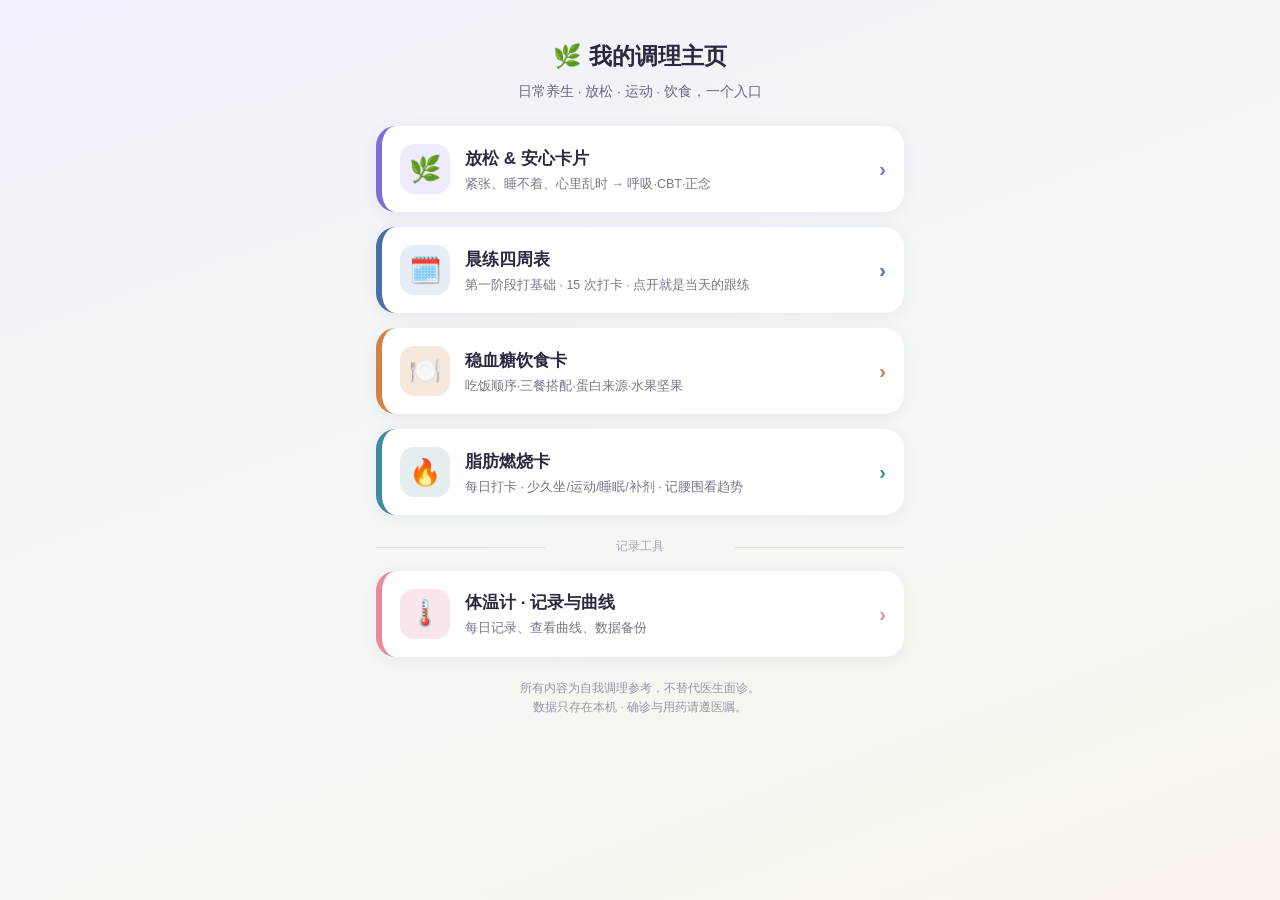
<file: 调理主页.html>
<!DOCTYPE html>
<html lang="zh-CN">
<head>
<meta charset="UTF-8">
<meta name="viewport" content="width=device-width, initial-scale=1.0">
<meta name="theme-color" content="#7c6fd6">
<meta name="apple-mobile-web-app-capable" content="yes">
<meta name="apple-mobile-web-app-title" content="调理主页">
<title>我的调理主页</title>
<style>
  *{box-sizing:border-box;-webkit-tap-highlight-color:transparent}
  body{margin:0;font-family:-apple-system,BlinkMacSystemFont,"PingFang SC","Microsoft YaHei",sans-serif;
    background:linear-gradient(160deg,#f1f0fb 0%,#f3f7f4 50%,#faf3ec 100%);
    color:#2c2840;line-height:1.6;padding:28px 16px 48px;max-width:560px;margin:0 auto;min-height:100vh}
  header{text-align:center;margin:10px 0 24px}
  header h1{font-size:23px;margin:0 0 6px;font-weight:700}
  header p{margin:0;color:#6b6580;font-size:13.5px}
  .tile{display:flex;align-items:center;gap:15px;text-decoration:none;color:inherit;
    background:#fff;border-radius:20px;padding:18px;margin-bottom:15px;
    box-shadow:0 3px 16px rgba(90,70,160,.07);border-left:6px solid var(--c);transition:transform .1s}
  .tile:active{transform:scale(.98)}
  .tile .ico{width:50px;height:50px;border-radius:14px;background:var(--soft);
    display:flex;align-items:center;justify-content:center;font-size:26px;flex-shrink:0}
  .tile .txt{flex:1}
  .tile .t{font-size:17px;font-weight:700}
  .tile .s{font-size:12.5px;color:#7a7488;margin-top:2px}
  .tile .arrow{color:var(--c);font-size:20px;font-weight:700}
  .relax{--c:#7c6fd6;--soft:#efeafc}
  .plan{--c:#4a6fa5;--soft:#e7edf6}
  .diet{--c:#cf8347;--soft:#f6e9dc}
  .burn{--c:#3f8aa0;--soft:#e4eef1}
  .app{--c:#e7889b;--soft:#fae6ea}
  .divider{text-align:center;color:#a8a2b5;font-size:12px;margin:22px 0 14px;position:relative}
  .divider::before,.divider::after{content:"";position:absolute;top:50%;width:32%;height:1px;background:#ddd9e6}
  .divider::before{left:0} .divider::after{right:0}
  .foot{text-align:center;color:#9a94a8;font-size:11.5px;margin-top:22px;line-height:1.7}
</style>
</head>
<body>

<header>
  <h1>🌿 我的调理主页</h1>
  <p>日常养生 · 放松 · 运动 · 饮食，一个入口</p>
</header>

<a class="tile relax" href="放松卡片.html">
  <div class="ico">🌿</div>
  <div class="txt"><div class="t">放松 &amp; 安心卡片</div>
    <div class="s">紧张、睡不着、心里乱时 → 呼吸·CBT·正念</div></div>
  <div class="arrow">›</div>
</a>

<a class="tile plan" href="晨练四周表.html">
  <div class="ico">🗓️</div>
  <div class="txt"><div class="t">晨练四周表</div>
    <div class="s">第一阶段打基础 · 15 次打卡 · 点开就是当天的跟练</div></div>
  <div class="arrow">›</div>
</a>

<a class="tile diet" href="饮食卡.html">
  <div class="ico">🍽️</div>
  <div class="txt"><div class="t">稳血糖饮食卡</div>
    <div class="s">吃饭顺序·三餐搭配·蛋白来源·水果坚果</div></div>
  <div class="arrow">›</div>
</a>

<a class="tile burn" href="脂肪燃烧卡.html">
  <div class="ico">🔥</div>
  <div class="txt"><div class="t">脂肪燃烧卡</div>
    <div class="s">每日打卡 · 少久坐/运动/睡眠/补剂 · 记腰围看趋势</div></div>
  <div class="arrow">›</div>
</a>

<div class="divider">记录工具</div>

<a class="tile app" href="index.html">
  <div class="ico">🌡️</div>
  <div class="txt"><div class="t">体温计 · 记录与曲线</div>
    <div class="s">每日记录、查看曲线、数据备份</div></div>
  <div class="arrow">›</div>
</a>

<div class="foot">
  所有内容为自我调理参考，不替代医生面诊。<br>
  数据只存在本机 · 确诊与用药请遵医嘱。
</div>

</body>
</html>
</file>
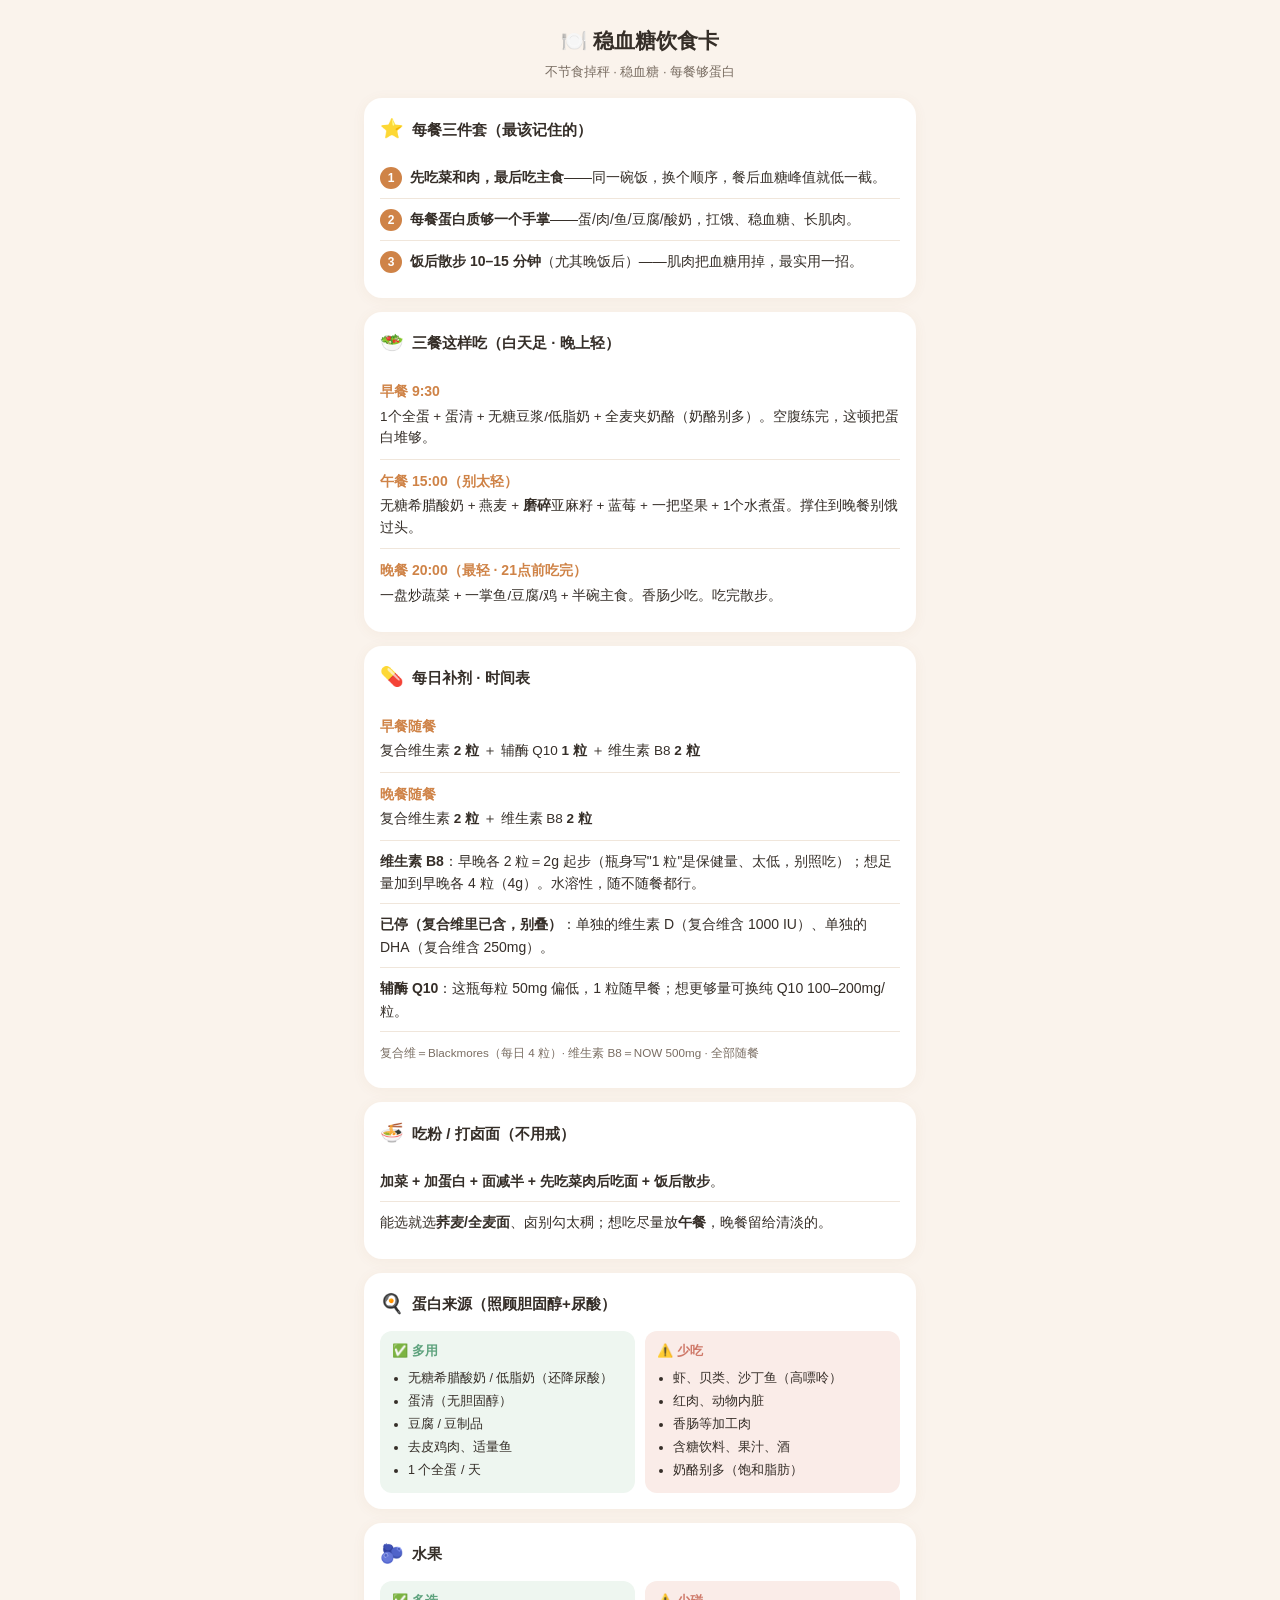
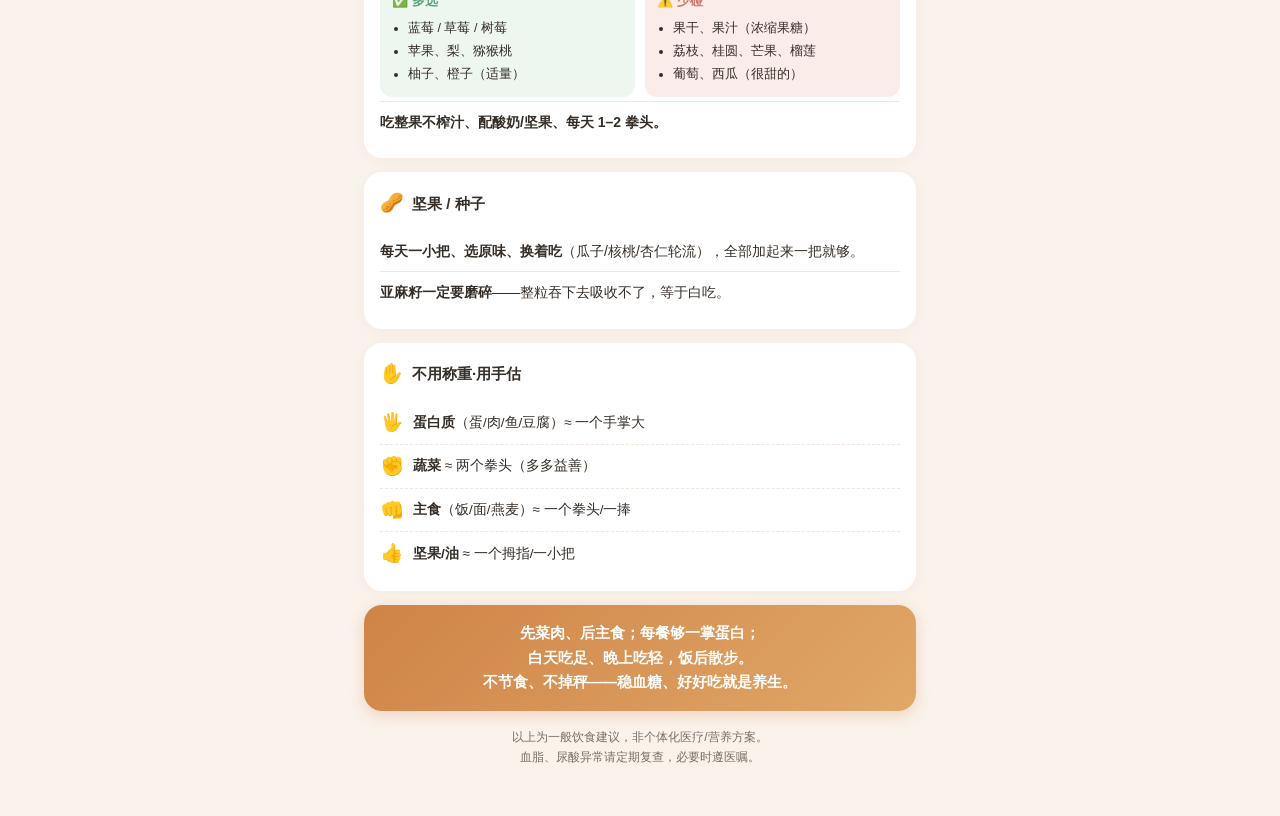
<file: 饮食卡.html>
<!DOCTYPE html>
<html lang="zh-CN">
<head>
<meta charset="UTF-8">
<meta name="viewport" content="width=device-width, initial-scale=1.0">
<meta name="theme-color" content="#d9925a">
<title>稳血糖饮食卡</title>
<style>
  :root{
    --bg:#faf3ec; --card:#fff; --ink:#352e28; --soft:#7a6e63;
    --accent:#cf8347; --accent-soft:#f6e9dc; --line:#f0e6db;
    --good:#5fa37e; --bad:#cf7a6a;
  }
  *{box-sizing:border-box;-webkit-tap-highlight-color:transparent}
  body{margin:0;font-family:-apple-system,BlinkMacSystemFont,"PingFang SC","Microsoft YaHei",sans-serif;
    background:var(--bg);color:var(--ink);line-height:1.6;padding:18px 14px 48px;max-width:580px;margin:0 auto}
  header{text-align:center;margin:6px 0 16px}
  header h1{font-size:21px;margin:0 0 4px;font-weight:700}
  header p{margin:0;color:var(--soft);font-size:13px}
  .card{background:var(--card);border-radius:18px;padding:16px;margin-bottom:14px;box-shadow:0 2px 14px rgba(150,100,50,.06)}
  .card>h2{font-size:15px;margin:0 0 12px;display:flex;align-items:center;gap:8px;font-weight:700}
  .emoji{font-size:19px}
  .step{padding:9px 0;border-top:1px solid var(--line);font-size:14px}
  .step:first-of-type{border-top:none}
  .step b{font-weight:700}
  .num{display:inline-block;width:22px;height:22px;line-height:22px;text-align:center;background:var(--accent);
    color:#fff;border-radius:50%;font-size:12px;font-weight:700;margin-right:8px;flex-shrink:0}
  .meal{padding:10px 0;border-top:1px solid var(--line)}
  .meal:first-of-type{border-top:none}
  .meal .t{font-weight:700;font-size:14px;color:var(--accent)}
  .meal .c{font-size:13.5px;margin-top:3px}
  .two{display:flex;gap:10px}
  .col{flex:1;border-radius:12px;padding:10px 12px}
  .col.y{background:#eef6f0} .col.n{background:#faece8}
  .col h3{margin:0 0 6px;font-size:13px;font-weight:700}
  .col.y h3{color:var(--good)} .col.n h3{color:var(--bad)}
  .col ul{margin:0;padding-left:16px} .col li{font-size:12.5px;margin:3px 0}
  .hand{display:flex;align-items:center;gap:9px;padding:7px 0;border-top:1px dashed var(--line);font-size:13.5px}
  .hand:first-of-type{border-top:none}
  .hand .e{font-size:18px;width:24px;text-align:center;flex-shrink:0}
  .mantra{background:linear-gradient(135deg,#cf8347,#e0a868);color:#fff;text-align:center;border-radius:18px;
    padding:16px;font-size:14.5px;font-weight:600;line-height:1.7;box-shadow:0 4px 16px rgba(207,131,71,.28)}
  .foot{text-align:center;color:var(--soft);font-size:12px;margin-top:16px;line-height:1.7}
  small{color:var(--soft)}
</style>
</head>
<body>

<header>
  <h1>🍽️ 稳血糖饮食卡</h1>
  <p>不节食掉秤 · 稳血糖 · 每餐够蛋白</p>
</header>

<!-- 每餐三件套 -->
<div class="card">
  <h2><span class="emoji">⭐</span>每餐三件套（最该记住的）</h2>
  <div class="step"><span class="num">1</span><b>先吃菜和肉，最后吃主食</b>——同一碗饭，换个顺序，餐后血糖峰值就低一截。</div>
  <div class="step"><span class="num">2</span><b>每餐蛋白质够一个手掌</b>——蛋/肉/鱼/豆腐/酸奶，扛饿、稳血糖、长肌肉。</div>
  <div class="step"><span class="num">3</span><b>饭后散步 10–15 分钟</b>（尤其晚饭后）——肌肉把血糖用掉，最实用一招。</div>
</div>

<!-- 三餐这样吃 -->
<div class="card">
  <h2><span class="emoji">🥗</span>三餐这样吃（白天足 · 晚上轻）</h2>
  <div class="meal"><div class="t">早餐 9:30</div>
    <div class="c">1个全蛋 + 蛋清 + 无糖豆浆/低脂奶 + 全麦夹奶酪（奶酪别多）。空腹练完，这顿把蛋白堆够。</div></div>
  <div class="meal"><div class="t">午餐 15:00（别太轻）</div>
    <div class="c">无糖希腊酸奶 + 燕麦 + <b>磨碎</b>亚麻籽 + 蓝莓 + 一把坚果 + 1个水煮蛋。撑住到晚餐别饿过头。</div></div>
  <div class="meal"><div class="t">晚餐 20:00（最轻 · 21点前吃完）</div>
    <div class="c">一盘炒蔬菜 + 一掌鱼/豆腐/鸡 + 半碗主食。香肠少吃。吃完散步。</div></div>
</div>

<!-- 每日补剂 -->
<div class="card">
  <h2><span class="emoji">💊</span>每日补剂 · 时间表</h2>
  <div class="meal"><div class="t">早餐随餐</div>
    <div class="c">复合维生素 <b>2 粒</b> ＋ 辅酶 Q10 <b>1 粒</b> ＋ 维生素 B8 <b>2 粒</b></div></div>
  <div class="meal"><div class="t">晚餐随餐</div>
    <div class="c">复合维生素 <b>2 粒</b> ＋ 维生素 B8 <b>2 粒</b></div></div>
  <div class="step"><b>维生素 B8</b>：早晚各 2 粒＝2g 起步（瓶身写"1 粒"是保健量、太低，别照吃）；想足量加到早晚各 4 粒（4g）。水溶性，随不随餐都行。</div>
  <div class="step"><b>已停（复合维里已含，别叠）</b>：单独的维生素 D（复合维含 1000 IU）、单独的 DHA（复合维含 250mg）。</div>
  <div class="step"><b>辅酶 Q10</b>：这瓶每粒 50mg 偏低，1 粒随早餐；想更够量可换纯 Q10 100–200mg/粒。</div>
  <div class="step"><small>复合维＝Blackmores（每日 4 粒）· 维生素 B8＝NOW 500mg · 全部随餐</small></div>
</div>

<!-- 粉面公式 -->
<div class="card">
  <h2><span class="emoji">🍜</span>吃粉 / 打卤面（不用戒）</h2>
  <div class="step"><b>加菜 + 加蛋白 + 面减半 + 先吃菜肉后吃面 + 饭后散步</b>。</div>
  <div class="step">能选就选<b>荞麦/全麦面</b>、卤别勾太稠；想吃尽量放<b>午餐</b>，晚餐留给清淡的。</div>
</div>

<!-- 蛋白来源 -->
<div class="card">
  <h2><span class="emoji">🍳</span>蛋白来源（照顾胆固醇+尿酸）</h2>
  <div class="two">
    <div class="col y"><h3>✅ 多用</h3><ul>
      <li>无糖希腊酸奶 / 低脂奶（还降尿酸）</li>
      <li>蛋清（无胆固醇）</li>
      <li>豆腐 / 豆制品</li>
      <li>去皮鸡肉、适量鱼</li>
      <li>1 个全蛋 / 天</li>
    </ul></div>
    <div class="col n"><h3>⚠️ 少吃</h3><ul>
      <li>虾、贝类、沙丁鱼（高嘌呤）</li>
      <li>红肉、动物内脏</li>
      <li>香肠等加工肉</li>
      <li>含糖饮料、果汁、酒</li>
      <li>奶酪别多（饱和脂肪）</li>
    </ul></div>
  </div>
</div>

<!-- 水果 -->
<div class="card">
  <h2><span class="emoji">🫐</span>水果</h2>
  <div class="two">
    <div class="col y"><h3>✅ 多选</h3><ul>
      <li>蓝莓 / 草莓 / 树莓</li>
      <li>苹果、梨、猕猴桃</li>
      <li>柚子、橙子（适量）</li>
    </ul></div>
    <div class="col n"><h3>⚠️ 少碰</h3><ul>
      <li>果干、果汁（浓缩果糖）</li>
      <li>荔枝、桂圆、芒果、榴莲</li>
      <li>葡萄、西瓜（很甜的）</li>
    </ul></div>
  </div>
  <div class="step" style="margin-top:4px"><b>吃整果不榨汁、配酸奶/坚果、每天 1–2 拳头。</b></div>
</div>

<!-- 坚果 -->
<div class="card">
  <h2><span class="emoji">🥜</span>坚果 / 种子</h2>
  <div class="step"><b>每天一小把、选原味、换着吃</b>（瓜子/核桃/杏仁轮流），全部加起来一把就够。</div>
  <div class="step"><b>亚麻籽一定要磨碎</b>——整粒吞下去吸收不了，等于白吃。</div>
</div>

<!-- 手掌估量 -->
<div class="card">
  <h2><span class="emoji">✋</span>不用称重·用手估</h2>
  <div class="hand"><span class="e">🖐️</span><div><b>蛋白质</b>（蛋/肉/鱼/豆腐）≈ 一个手掌大</div></div>
  <div class="hand"><span class="e">✊</span><div><b>蔬菜</b> ≈ 两个拳头（多多益善）</div></div>
  <div class="hand"><span class="e">👊</span><div><b>主食</b>（饭/面/燕麦）≈ 一个拳头/一捧</div></div>
  <div class="hand"><span class="e">👍</span><div><b>坚果/油</b> ≈ 一个拇指/一小把</div></div>
</div>

<div class="mantra">
  先菜肉、后主食；每餐够一掌蛋白；<br>
  白天吃足、晚上吃轻，饭后散步。<br>
  不节食、不掉秤——稳血糖、好好吃就是养生。
</div>

<div class="foot">
  以上为一般饮食建议，非个体化医疗/营养方案。<br>
  血脂、尿酸异常请定期复查，必要时遵医嘱。
</div>

</body>
</html>
</file>
<file: app.css>
:root {
  /* 莫兰迪低饱和配色 */
  --pink: #ad8a86;        /* 主色：灰调豆沙玫瑰 */
  --pink-soft: #e3d6d2;   /* 浅灰粉 */
  --pink-bg: #f3efeb;     /* 暖灰白背景 */
  --blue: #8ea1a6;        /* 灰蓝绿 */
  --blue-soft: #dde3e2;
  --green: #9aa890;       /* 灰调鼠尾草绿 */
  --amber: #c2a886;       /* 灰调赭黄 */
  --ink: #4a4543;         /* 暖深灰 */
  --ink-soft: #918884;
  --line: #e6ded9;
  --scan: #7d6f96;        /* 灰紫：监测数据（曲线「左/右」行、「已完成」竖线）*/
  --card: #fbf9f7;
  --shadow: 0 2px 12px rgba(120, 105, 100, 0.10);
  --safe-top: env(safe-area-inset-top, 0px);
  --safe-bottom: env(safe-area-inset-bottom, 0px);
}

* { box-sizing: border-box; -webkit-tap-highlight-color: transparent; }

html, body {
  margin: 0; padding: 0;
  background: var(--pink-bg);
  color: var(--ink);
  font-family: -apple-system, BlinkMacSystemFont, "PingFang SC", "Helvetica Neue", "Microsoft YaHei", sans-serif;
  font-size: 16px;
  -webkit-text-size-adjust: 100%;
}

body {
  display: flex;
  flex-direction: column;
  min-height: 100vh;
  min-height: 100dvh;
}

/* ---------- 顶栏 ---------- */
.app-header {
  position: sticky; top: 0; z-index: 10;
  width: 100%; max-width: 500px; margin: 0 auto;
  padding: calc(var(--safe-top) + 14px) 20px 12px;
  background: linear-gradient(135deg, #c3a09b, var(--pink));
  color: #fff;
  box-shadow: 0 2px 10px rgba(173, 138, 134, 0.30);
}
.app-header h1 { margin: 0; font-size: 18px; font-weight: 600; letter-spacing: .3px; }
.header-sub { margin-top: 3px; font-size: 13px; opacity: .9; min-height: 16px; }

/* ---------- 主体 ---------- */
.app-main {
  flex: 1; width: 100%; max-width: 500px; margin: 0 auto;
  padding: 16px 16px calc(76px + var(--safe-bottom));
  overflow-y: auto;
  -webkit-overflow-scrolling: touch;
}

/* ---------- 底部标签栏 ---------- */
.tabbar {
  position: fixed; left: 50%; transform: translateX(-50%); bottom: 0; z-index: 20;
  width: 100%; max-width: 500px;
  display: flex;
  background: rgba(255, 255, 255, 0.96);
  backdrop-filter: saturate(180%) blur(10px);
  border-top: 1px solid var(--line);
  padding-bottom: var(--safe-bottom);
}
.tab {
  flex: 1; border: none; background: none;
  padding: 8px 0 6px;
  display: flex; flex-direction: column; align-items: center; gap: 2px;
  color: var(--ink-soft); font-size: 11px; cursor: pointer;
  transition: color .15s;
}
.tab .tab-ico { display: inline-flex; align-items: center; justify-content: center; height: 22px; opacity: .85; }
.tab .tab-ico svg { display: block; }
.tab.active { color: var(--pink); font-weight: 600; }
.tab.active .tab-ico { opacity: 1; }

/* ---------- 卡片 ---------- */
.card {
  background: var(--card);
  border-radius: 16px;
  box-shadow: var(--shadow);
  padding: 16px;
  margin-bottom: 14px;
}
.card h2 { margin: 0 0 12px; font-size: 15px; font-weight: 600; }
.card h2 .hint { font-weight: 400; font-size: 12px; color: var(--ink-soft); margin-left: 6px; }

/* ---------- 日期切换 ---------- */
.date-nav {
  display: flex; align-items: center; justify-content: space-between;
  background: var(--card); border-radius: 14px; box-shadow: var(--shadow);
  padding: 10px 14px; margin-bottom: 14px;
}
.date-nav .date-label { text-align: center; }
.date-nav .date-main { font-size: 17px; font-weight: 600; }
.date-nav .date-sub { font-size: 12px; color: var(--ink-soft); margin-top: 2px; }
.date-field {
  width: 100%; display: flex; align-items: center; justify-content: space-between;
  border: 1.5px solid var(--line); border-radius: 12px; padding: 8px 8px 8px 14px;
  background: #fff; min-height: 52px; cursor: pointer; font-family: inherit; text-align: left;
}
.date-field:active { background: #faf7f5; }
.date-field-text { font-size: 15px; color: var(--ink); }
.date-field-btn {
  display: inline-flex; align-items: center; gap: 5px;
  background: var(--pink-soft); color: var(--pink);
  padding: 9px 13px; border-radius: 10px; font-size: 14px; font-weight: 600; white-space: nowrap;
}
.date-field-btn svg { display: block; }
.date-field-btn .caret { font-size: 11px; opacity: .8; }

/* ---------- 自定义日历弹窗 ---------- */
.modal-overlay {
  position: fixed; inset: 0; z-index: 100;
  background: rgba(58, 51, 64, .35);
  display: flex; align-items: center; justify-content: center; padding: 24px;
}
.dp-card {
  width: 100%; max-width: 340px; background: var(--card);
  border-radius: 18px; padding: 16px; box-shadow: 0 12px 40px rgba(80, 60, 70, .25);
}
.dp-head { display: flex; align-items: center; justify-content: space-between; margin-bottom: 10px; }
.dp-title { font-size: 16px; font-weight: 600; }
.dp-nav {
  border: none; background: var(--pink-soft); color: var(--pink);
  width: 36px; height: 36px; border-radius: 50%; font-size: 18px; cursor: pointer;
}
.dp-nav:disabled { opacity: .35; }
.dp-week { display: grid; grid-template-columns: repeat(7, 1fr); margin-bottom: 4px; }
.dp-week span { text-align: center; font-size: 11px; color: var(--ink-soft); padding: 4px 0; }
.dp-grid { display: grid; grid-template-columns: repeat(7, 1fr); gap: 3px; }
.dp-cell {
  aspect-ratio: 1; border: none; background: none; border-radius: 10px;
  font-size: 15px; color: var(--ink); cursor: pointer; font-family: inherit;
  display: flex; align-items: center; justify-content: center;
}
.dp-cell.empty { background: none; }
.dp-cell:not(.empty):not(:disabled):active { background: var(--pink-soft); }
.dp-cell.today { box-shadow: inset 0 0 0 1.5px var(--pink); }
.dp-cell.sel { background: var(--pink); color: #fff; font-weight: 600; }
.dp-cell:disabled { color: #d9d2cd; cursor: default; }
.dp-cancel {
  width: 100%; margin-top: 12px; border: none; background: var(--pink-bg);
  color: var(--ink-soft); padding: 12px; border-radius: 12px; font-size: 15px; cursor: pointer;
}
.today-btn {
  border: none; background: var(--pink-soft); color: var(--pink);
  padding: 8px 14px; border-radius: 999px; font-size: 14px; cursor: pointer; white-space: nowrap;
}

/* ---------- 表单 ---------- */
.field { margin-bottom: 18px; }
.field:last-child { margin-bottom: 0; }
.field > label { display: block; font-size: 14px; font-weight: 600; margin-bottom: 8px; }
.field .sub { font-weight: 400; font-size: 12px; color: var(--ink-soft); }

/* 「无排卵出血」勾选行 */
.brk-toggle { display: flex; align-items: flex-start; gap: 8px; margin-top: 10px; font-size: 13px; font-weight: 400; cursor: pointer; }
.brk-toggle input { margin-top: 2px; width: 16px; height: 16px; flex: none; accent-color: var(--pink); }
.brk-toggle .sub { display: block; margin-top: 2px; }

/* 体温 / 时间 自定义触发按钮 */
.val-row { display: flex; align-items: stretch; gap: 12px; }
.val-field {
  flex: 1; display: flex; align-items: baseline; justify-content: center; gap: 4px;
  border: 2px solid var(--line); border-radius: 14px; padding: 12px 10px;
  background: #fff; cursor: pointer; font-family: inherit;
}
.val-field .val-num { font-size: 26px; font-weight: 600; color: var(--pink); }
.val-field .val-unit { font-size: 15px; color: var(--ink-soft); }
.time-field {
  display: inline-flex; align-items: center; gap: 6px;
  border: 2px solid var(--line); border-radius: 12px; padding: 10px 14px;
  background: #fff; cursor: pointer; font-family: inherit; font-size: 15px; color: var(--ink-soft);
}
.time-field svg { display: block; stroke: var(--ink-soft); }

/* ---------- 监测数据折叠卡 ---------- */
.scan-card { padding: 14px 16px; }
.scan-card > summary { list-style: none; cursor: pointer; }
.scan-card > summary::-webkit-details-marker { display: none; }
.scan-sum {
  display: flex; align-items: center; justify-content: space-between; gap: 8px;
  font-size: 15px; font-weight: 600;
}
.scan-sum .sub { font-weight: 400; }
.scan-sum .caret { color: var(--ink-soft); font-size: 12px; transition: transform .15s; }
.scan-card[open] .scan-sum .caret { transform: rotate(180deg); }
.fol-row { display: flex; align-items: center; gap: 8px; }
.fol-row + .fol-row { margin-top: 8px; }
.fol-side {
  flex: none; width: 26px; height: 26px; border-radius: 50%;
  background: var(--pink-soft); color: var(--pink);
  display: flex; align-items: center; justify-content: center;
  font-size: 13px; font-weight: 700;
}
.fol-x { color: var(--ink-soft); font-size: 14px; }
.fol-row .val-unit { flex: none; font-size: 14px; color: var(--ink-soft); }
.val-field.sm { padding: 9px 8px; border-radius: 12px; }
.val-field.sm .val-num { font-size: 19px; }
.val-field.sm .val-num.ph { font-size: 14px; font-weight: 400; color: var(--ink-soft); }

/* ---------- 用药疗程折叠卡 ---------- */
.med-sum-right { display: inline-flex; align-items: center; gap: 8px; flex: none; }
.med-badge {
  background: var(--amber); color: #fff; font-size: 12px; font-weight: 600;
  padding: 4px 10px; border-radius: 999px; white-space: nowrap;
}
.med-badge.idle { background: #ece4da; color: #948577; }
.med-body { margin-top: 12px; }
.med-item {
  border: 1.5px solid var(--line); border-radius: 14px; padding: 12px 13px; background: #fff;
}
.med-item + .med-item { margin-top: 10px; }
.med-item.on { border-color: var(--amber); background: #fdf8f1; }
.med-item.done { opacity: .72; }
.med-top { display: flex; align-items: center; justify-content: space-between; gap: 8px; }
.med-name { font-size: 15px; font-weight: 600; }
.med-day {
  flex: none; font-size: 12.5px; font-weight: 600; color: var(--ink-soft);
  background: var(--pink-bg); padding: 3px 9px; border-radius: 999px; white-space: nowrap;
}
.med-item.on .med-day { background: var(--amber); color: #fff; }
.med-meta { font-size: 12.5px; color: var(--ink-soft); margin-top: 5px; }
.med-bar { height: 6px; border-radius: 999px; background: #efe6da; margin-top: 9px; overflow: hidden; }
.med-bar i { display: block; height: 100%; border-radius: 999px; background: var(--amber); }
.med-note {
  margin-top: 9px; padding: 8px 10px; background: var(--pink-bg); border-radius: 10px;
  font-size: 13.5px; line-height: 1.6; white-space: pre-wrap; word-break: break-word;
}
/* 一次一勾的打卡区 */
.med-doses { margin-top: 11px; }
.dose-row { display: flex; gap: 8px; }
.dose-btn {
  flex: 1; min-height: 46px; border-radius: 12px; cursor: pointer; font-family: inherit;
  border: 1.5px solid var(--line); background: #fff; color: var(--ink-soft);
  font-size: 14px; font-weight: 600;
}
.dose-btn:active { transform: scale(.98); }
.dose-btn.on { background: var(--amber); border-color: var(--amber); color: #fff; }
.dose-strip { display: flex; gap: 5px; margin-top: 10px; }
.dose-day {
  flex: 1; min-width: 0; border: 1.5px solid var(--line); background: #fff;
  border-radius: 10px; padding: 6px 2px; font-family: inherit; cursor: pointer;
  display: flex; flex-direction: column; align-items: center; gap: 2px;
}
.dose-day .dd-dots { font-size: 10px; letter-spacing: 1px; color: var(--ink-soft); line-height: 1.2; }
.dose-day .dd-lbl { font-size: 10.5px; color: var(--ink-soft); }
.dose-day.full { background: #fdf4e8; border-color: #ecd9bd; }
.dose-day.full .dd-dots { color: var(--amber); }
.dose-day.none .dd-dots { color: #d8cfc6; }
.dose-day.cur { box-shadow: inset 0 0 0 1.5px var(--amber); }
.med-stat { font-size: 12.5px; color: var(--ink-soft); margin-top: 9px; }
.med-badge.dose { background: #ece4da; color: #7d6f60; letter-spacing: .5px; }
.med-badge.dose.full { background: var(--amber); color: #fff; }
.seg.dose button.on { background: var(--amber); }

.med-acts { display: flex; gap: 8px; margin-top: 10px; }
.med-mini {
  border: 1.5px solid var(--line); background: #fff; color: var(--ink-soft);
  border-radius: 10px; padding: 7px 12px; font-size: 13px; font-family: inherit; cursor: pointer;
}
.med-mini:active { background: var(--pink-bg); }
.med-mini.danger { color: #b07a6e; border-color: #ecdcd6; }
/* 计划天数到了 / 超了的提醒，以及被它点亮的「结束疗程」 */
.med-hint {
  margin-top: 9px; padding: 8px 10px; border-radius: 10px;
  background: #fdf4e8; border: 1px solid #ecd9bd;
  font-size: 12.5px; line-height: 1.6; color: #7d6a4d;
}
.med-hint b { color: #8a6d3f; }
.med-mini.go { background: var(--amber); border-color: var(--amber); color: #fff; }
/* 结束疗程：选「最后一次吃药是哪天」 */
.stop-tip { font-size: 13px; line-height: 1.6; color: var(--ink-soft); margin-bottom: 12px; }
.stop-tip b { color: var(--ink); }
.stop-opts { display: flex; flex-direction: column; gap: 8px; }
.stop-opt {
  width: 100%; text-align: left; cursor: pointer; font-family: inherit;
  border: 1.5px solid var(--line); background: #fff; color: var(--ink);
  border-radius: 12px; padding: 11px 13px;
  display: flex; flex-direction: column; gap: 2px;
}
.stop-opt:active { background: var(--pink-bg); }
.stop-opt .so-t { font-size: 15px; font-weight: 600; }
.stop-opt .so-s { font-size: 12.5px; color: var(--ink-soft); }
.stop-opt:first-child { border-color: var(--amber); background: #fdf4e8; }
/* 疗程编辑弹窗 */
.med-edit { max-height: 86vh; overflow-y: auto; -webkit-overflow-scrolling: touch; }
.med-edit .field { margin-bottom: 14px; }
.med-input {
  width: 100%; border: 1.5px solid var(--line); border-radius: 12px;
  padding: 10px; font-size: 16px; font-family: inherit; color: var(--ink); background: #fff;
}

/* 本日已保存清单 */
.sum-list { display: flex; flex-wrap: wrap; gap: 8px; }
.sum-chip {
  display: inline-flex; align-items: center; gap: 4px;
  background: var(--pink-bg); border: 1px solid var(--line); border-radius: 10px;
  padding: 6px 10px; font-size: 13px; color: var(--ink-soft);
}
.sum-chip b { color: var(--pink); font-weight: 600; }
.sum-chip svg { display: block; }
.sum-empty { color: var(--ink-soft); font-size: 13px; line-height: 1.6; }

/* 保存状态小标签 */
.save-pill { font-size: 12px; padding: 4px 10px; border-radius: 999px; background: #efe7e3; color: var(--ink-soft); }
.save-pill.saved { background: var(--blue-soft); color: #5f7174; }
.save-pill.unsaved { background: #f3e3cf; color: #9a7636; }
.btn.is-dirty { box-shadow: 0 0 0 3px rgba(173, 138, 134, .25), var(--shadow); }

/* ---------- 数字键盘弹窗 ---------- */
.np-card { max-width: 300px; }
.np-title, .tp-card .np-title { font-size: 14px; color: var(--ink-soft); text-align: center; margin-bottom: 8px; }
.np-display {
  display: flex; align-items: baseline; justify-content: center; gap: 5px;
  background: var(--pink-bg); border-radius: 12px; padding: 14px; margin-bottom: 14px;
}
.np-display .np-val { font-size: 32px; font-weight: 700; color: var(--pink); }
.np-display .np-unit { font-size: 16px; color: var(--ink-soft); }
.np-grid { display: grid; grid-template-columns: repeat(3, 1fr); gap: 8px; }
.np-key {
  border: none; background: var(--pink-bg); border-radius: 12px; padding: 16px 0;
  font-size: 22px; color: var(--ink); cursor: pointer; font-family: inherit;
}
.np-key:active { background: var(--pink-soft); }
.np-back { color: var(--ink-soft); }
.np-actions { display: flex; gap: 10px; margin-top: 14px; }
.np-cancel, .np-ok { flex: 1; border: none; border-radius: 12px; padding: 13px; font-size: 16px; cursor: pointer; font-family: inherit; }
.np-cancel { background: var(--pink-bg); color: var(--ink-soft); }
.np-ok { background: var(--pink); color: #fff; font-weight: 600; }

/* ---------- 时间选择弹窗 ---------- */
.tp-card { max-width: 280px; }
.tp-cols { display: flex; align-items: stretch; justify-content: center; gap: 6px; }
.tp-col {
  flex: 1; max-height: 200px; overflow-y: auto; -webkit-overflow-scrolling: touch;
  background: var(--pink-bg); border-radius: 12px; padding: 6px;
}
.tp-colon { display: flex; align-items: center; font-size: 22px; color: var(--ink-soft); }
.tp-cell {
  width: 100%; border: none; background: none; border-radius: 8px; padding: 11px 0;
  font-size: 18px; color: var(--ink); cursor: pointer; font-family: inherit;
}
.tp-cell.sel { background: var(--pink); color: #fff; font-weight: 600; }

.seg { display: flex; flex-wrap: wrap; gap: 8px; }
.seg button {
  border: 1.5px solid var(--line); background: #fff; color: var(--ink-soft);
  padding: 9px 14px; border-radius: 999px; font-size: 14px; cursor: pointer;
  transition: all .12s;
}
.seg button.on { color: #fff; border-color: transparent; }
.seg.period button.on { background: var(--pink); }
.seg.lh button.on { background: var(--blue); }
.seg.mucus button.on { background: var(--green); }
.seg.bool button.on { background: var(--pink); }
.seg.stage button.on { background: var(--scan); }
/* 少了这一条，选中的按钮就是白字白底——.seg button.on 只给了白字，底色得各自补 */
.seg.med button.on { background: var(--scan); }

textarea {
  width: 100%; border: 1.5px solid var(--line); border-radius: 12px;
  padding: 10px; font-size: 16px; font-family: inherit; resize: vertical; min-height: 64px;
  color: var(--ink);
}

.btn {
  display: block; width: 100%; border: none; border-radius: 14px;
  padding: 15px; font-size: 16px; font-weight: 600; cursor: pointer;
  background: var(--pink); color: #fff; box-shadow: var(--shadow);
}
.btn.secondary { background: #fff; color: var(--pink); border: 1.5px solid var(--pink-soft); box-shadow: none; }
.btn.ghost { background: var(--pink-soft); color: var(--pink); box-shadow: none; }
.btn + .btn { margin-top: 10px; }
.btn:active { transform: scale(.99); }

/* ---------- 结论卡 ---------- */
.verdict {
  border-radius: 16px; padding: 16px; margin-bottom: 14px; font-size: 15px; line-height: 1.55;
}
.verdict.biphasic { background: var(--blue-soft); color: #586d70; }
.verdict.mono { background: #ece3d4; color: #877049; }
.verdict.pending { background: var(--pink-soft); color: #836863; }
.verdict b { font-weight: 700; }
.verdict .vtitle { font-size: 16px; font-weight: 700; margin-bottom: 6px; display: flex; align-items: center; gap: 6px; }

/* ---------- 统计行 ---------- */
.stat-grid { display: grid; grid-template-columns: 1fr 1fr; gap: 12px; }
.stat {
  background: var(--card); border-radius: 14px; box-shadow: var(--shadow); padding: 14px;
  text-align: center;
}
.stat .num { font-size: 21px; font-weight: 700; color: var(--pink); }
.stat .lbl { font-size: 12px; color: var(--ink-soft); margin-top: 4px; }

/* ---------- 图表 ---------- */
.chart-wrap { overflow-x: auto; -webkit-overflow-scrolling: touch; }
#bbt-chart { display: block; }
.legend { display: flex; flex-wrap: wrap; gap: 12px 16px; margin-top: 12px; font-size: 12px; color: var(--ink-soft); }
.legend span { display: inline-flex; align-items: center; gap: 5px; }
.dot { width: 10px; height: 10px; border-radius: 50%; display: inline-block; }

/* ---------- 周期选择 ---------- */
.cycle-switch { display: flex; align-items: center; justify-content: space-between; gap: 10px; margin-bottom: 14px; }
.cycle-switch > .muted { flex: none; }
/* 下拉框会被最长的那条选项撑宽，不封顶就会把整行顶出屏幕、逼着横向滑。
   min-width:0 是关键：flex 子元素默认不肯缩到内容宽度以下。 */
.cycle-switch select {
  border: 1.5px solid var(--line); border-radius: 10px; padding: 8px 10px; font-size: 14px;
  background: #fff; color: var(--ink);
  flex: 1; min-width: 0; max-width: 100%; text-overflow: ellipsis;
}
.cyc-nav { display: flex; align-items: center; gap: 8px; flex: 1; min-width: 0; }
.cyc-arrow {
  border: 1.5px solid var(--line); background: #fff; color: var(--pink);
  width: 34px; height: 34px; border-radius: 10px; font-size: 20px; line-height: 1;
  cursor: pointer; flex: none;
}
.cyc-arrow:disabled { opacity: .35; cursor: default; }

/* ---------- 试纸照片对比 ---------- */
.lh-cap-row { display: flex; gap: 8px; margin-top: 10px; flex-wrap: wrap; }
.lh-cap-btn {
  display: inline-flex; align-items: center; justify-content: center; gap: 6px;
  padding: 9px 14px; border: 1.5px solid var(--blue); color: var(--blue);
  background: #fff; border-radius: 10px; font-size: 14px; cursor: pointer;
}
.lh-cap-btn.ghost { border-color: var(--line); color: var(--ink-soft); }
/* app 内置相机 */
.cam-card { background: #000; border-radius: 14px; padding: 10px; width: min(92vw, 420px); }
.cam-card video { width: 100%; border-radius: 10px; display: block; max-height: 64vh; object-fit: cover; background: #000; }
.cam-tip { color: #ccc; font-size: 12px; text-align: center; margin: 8px 0; }
.cam-actions { display: flex; gap: 10px; }
.cam-btn { flex: 1; padding: 12px; border-radius: 10px; font-size: 15px; border: none; background: #333; color: #fff; cursor: pointer; }
.cam-btn.shot { background: var(--blue); font-weight: 600; }
.lh-strip { display: flex; align-items: flex-end; gap: 6px; margin-top: 10px; overflow-x: auto; }
.lh-pcol { flex: 1 0 13%; display: flex; flex-direction: column; align-items: center; gap: 4px; min-width: 42px; }
.lh-thumb {
  width: 100%; max-width: 58px; height: 66px; object-fit: cover;
  border-radius: 8px; border: 1px solid var(--line); background: #faf8f7; cursor: pointer;
}
.lh-thumb.empty {
  display: flex; align-items: center; justify-content: center;
  color: #c3bdba; font-size: 18px; border-style: dashed;
}
.lh-pcol.today .lh-thumb { border-color: var(--blue); border-width: 2px; }
.lh-pday { font-size: 10px; color: var(--ink-soft); }
.lh-pcol.today .lh-pday { color: var(--blue); font-weight: 700; }
.lh-compare { display: flex; gap: 10px; justify-content: center; margin: 12px 0; }
.lh-cmp { margin: 0; text-align: center; }
.lh-cmp img { max-width: 140px; max-height: 320px; border-radius: 8px; border: 1px solid var(--line); }
.lh-cmp figcaption { font-size: 12px; color: var(--ink-soft); margin-top: 4px; }

/* ---------- 日历 ---------- */
.cal-head { display: flex; align-items: center; justify-content: space-between; margin-bottom: 10px; }
.cal-head button { border: none; background: var(--pink-soft); color: var(--pink); width: 34px; height: 34px; border-radius: 50%; font-size: 16px; cursor: pointer; }
.cal-head .cal-title { font-size: 16px; font-weight: 600; }
.cal-grid { display: grid; grid-template-columns: repeat(7, 1fr); gap: 4px; }
.cal-wd { text-align: center; font-size: 11px; color: var(--ink-soft); padding: 4px 0; }
.cal-cell {
  aspect-ratio: 1; border-radius: 10px; position: relative;
  display: flex; flex-direction: column; align-items: center; justify-content: center;
  font-size: 13px; cursor: pointer; background: #fff; border: 1px solid transparent;
}
.cal-cell.empty { background: transparent; cursor: default; }
.cal-cell.today { border-color: var(--pink); }
.cal-cell.period { background: var(--pink-soft); color: #836863; }
/* 无排卵出血：空心虚线格，一眼跟真月经（实心）区分——它不另起一个周期 */
.cal-cell.brk { background: transparent; color: #a2837f; border: 1.5px dashed #d8bdb8; }
.cal-cell.fertile { background: var(--blue-soft); }
.cal-cell.ovu { background: var(--blue); color: #fff; font-weight: 700; }
.cal-cell .marks { position: absolute; bottom: 3px; display: flex; gap: 1px; font-size: 8px; line-height: 1; }
.cal-cell .cd { position: absolute; top: 2px; right: 4px; font-size: 8px; color: var(--ink-soft); }

/* ---------- 杂项 ---------- */
.empty-tip { text-align: center; color: var(--ink-soft); padding: 40px 20px; font-size: 14px; line-height: 1.7; }
.muted { color: var(--ink-soft); font-size: 13px; }
.row-between { display: flex; align-items: center; justify-content: space-between; gap: 10px; }
.pill { display: inline-block; padding: 2px 9px; border-radius: 999px; font-size: 12px; background: var(--pink-soft); color: var(--pink); }
.divider { height: 1px; background: var(--line); margin: 14px 0; }
.toast {
  position: fixed; left: 50%; bottom: calc(90px + var(--safe-bottom)); transform: translateX(-50%);
  background: rgba(58,51,64,.94); color: #fff; padding: 10px 18px; border-radius: 999px;
  font-size: 14px; z-index: 50; opacity: 0; transition: opacity .2s, transform .2s; pointer-events: none;
}
.toast.show { opacity: 1; transform: translateX(-50%) translateY(-4px); }

/* ---------- 监测趋势表 ---------- */
.scan-trend .tr-wrap { overflow-x: auto; -webkit-overflow-scrolling: touch; }
.tr-tab { width: 100%; border-collapse: collapse; font-size: 14px; }
.tr-tab th {
  font-size: 11px; font-weight: 500; color: var(--ink-soft);
  text-align: left; padding: 0 8px 6px 0; white-space: nowrap;
}
.tr-tab td { padding: 8px 8px 8px 0; border-top: 1px solid var(--line); vertical-align: middle; }
.tr-tab tbody tr:first-child td { border-top: none; }
.tr-tab b { color: var(--scan); font-size: 15px; }
.tr-date { white-space: nowrap; color: var(--ink); font-size: 13px; }
.tr-cd, .tr-gap { display: block; font-size: 10.5px; color: var(--ink-soft); }
.tr-gap { color: #b9afac; }
.tr-w { font-size: 11px; color: var(--ink-soft); margin-left: 1px; }
.tr-mean { font-size: 10.5px; color: var(--scan); margin-left: 5px; font-weight: 600; }
.tr-d { display: inline-block; font-size: 10px; font-weight: 600; margin-left: 6px; padding: 1px 5px;
  border-radius: 999px; white-space: nowrap; vertical-align: middle; }
.tr-d.up { background: #e4e9e0; color: #6f8062; }
.tr-d.down { background: #f0e5e3; color: #a2807c; }
.tr-none { color: #d5cdc9; }
.tr-stage {
  display: inline-block; font-size: 11px; padding: 2px 7px; border-radius: 999px;
  background: var(--pink-bg); color: var(--ink-soft); white-space: nowrap;
}
.tr-stage.done { background: var(--scan); color: #fff; }
.tr-mat { display: inline-block; font-size: 10px; margin-left: 4px; padding: 1px 5px; border-radius: 999px; white-space: nowrap; vertical-align: middle; }
.tr-mat.near { background: #dde8e6; color: #5f8a82; }
.tr-mat.early { background: #efe9ea; color: #b0a6a3; }
.tr-sum {
  margin-top: 10px; padding: 9px 11px; background: var(--pink-bg);
  border-radius: 10px; font-size: 13px; line-height: 1.7; color: var(--ink);
}
.tr-sum b { color: var(--scan); }
</file>
